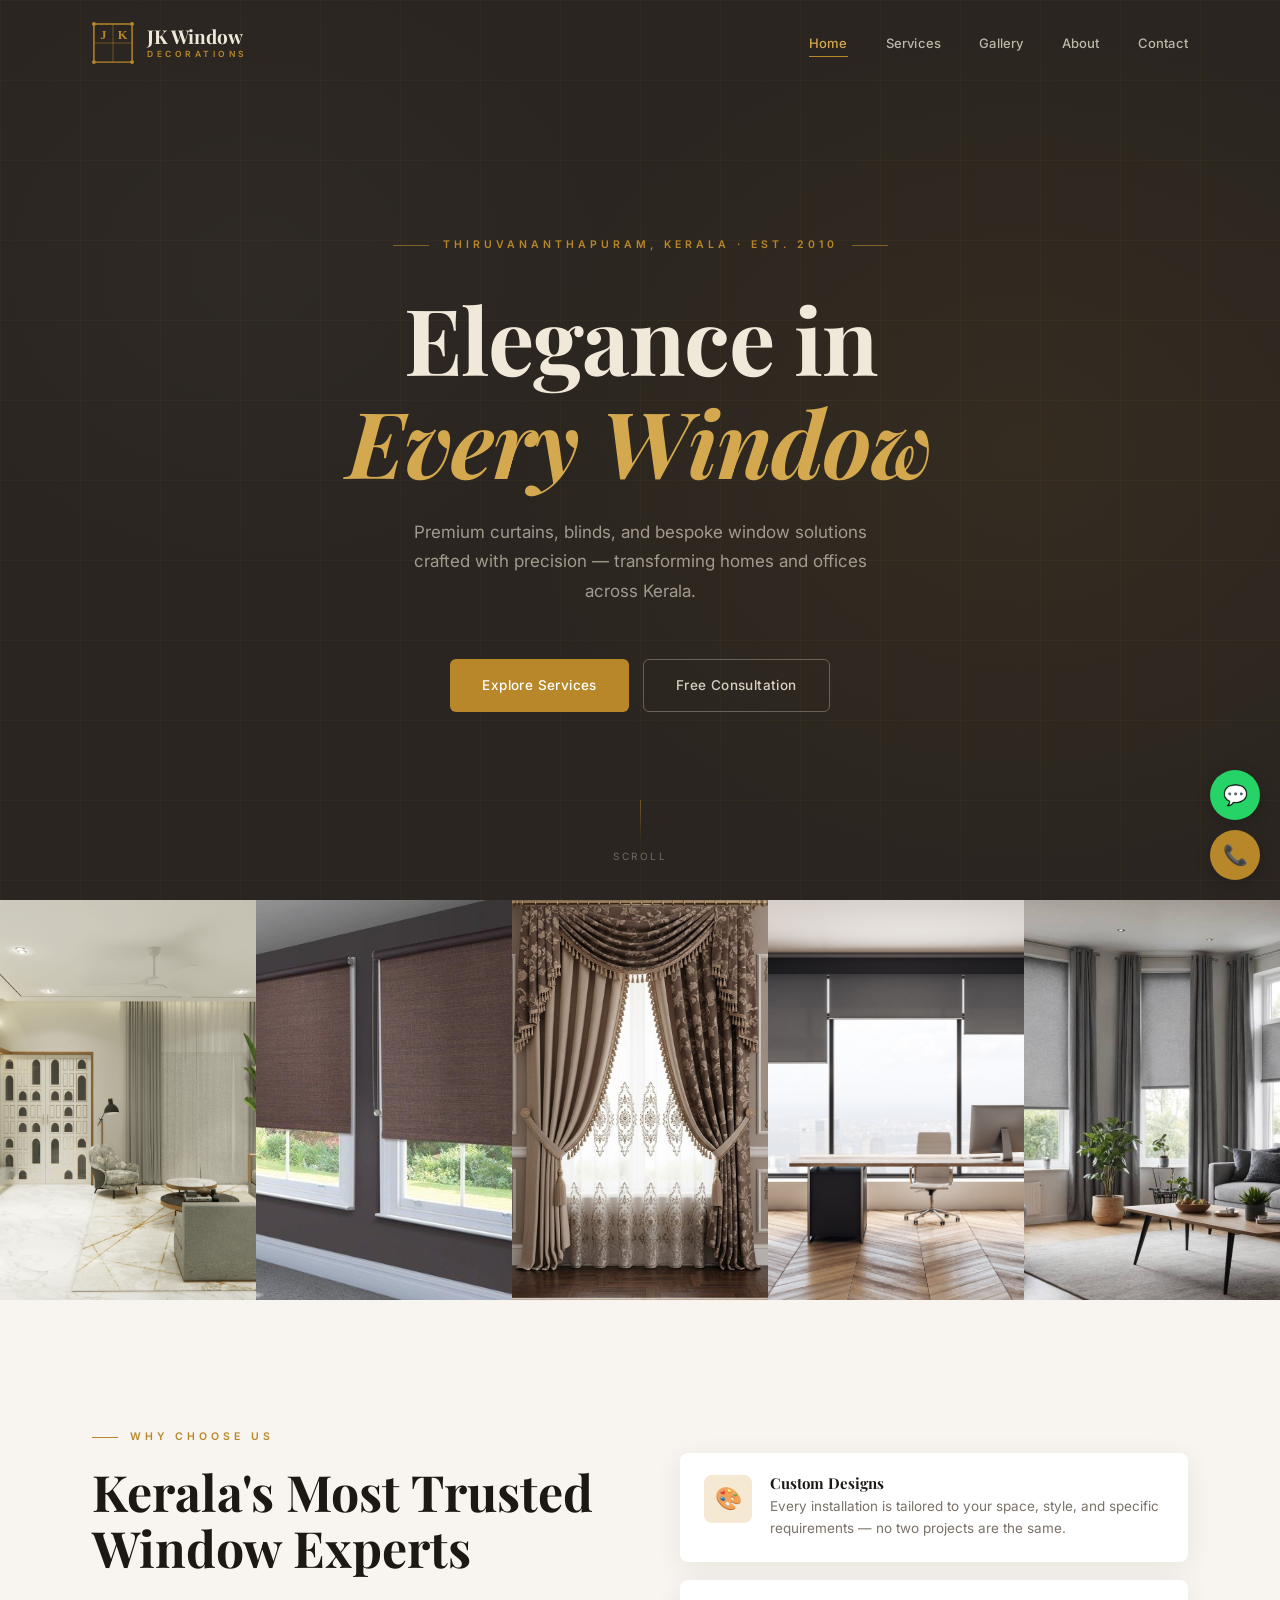
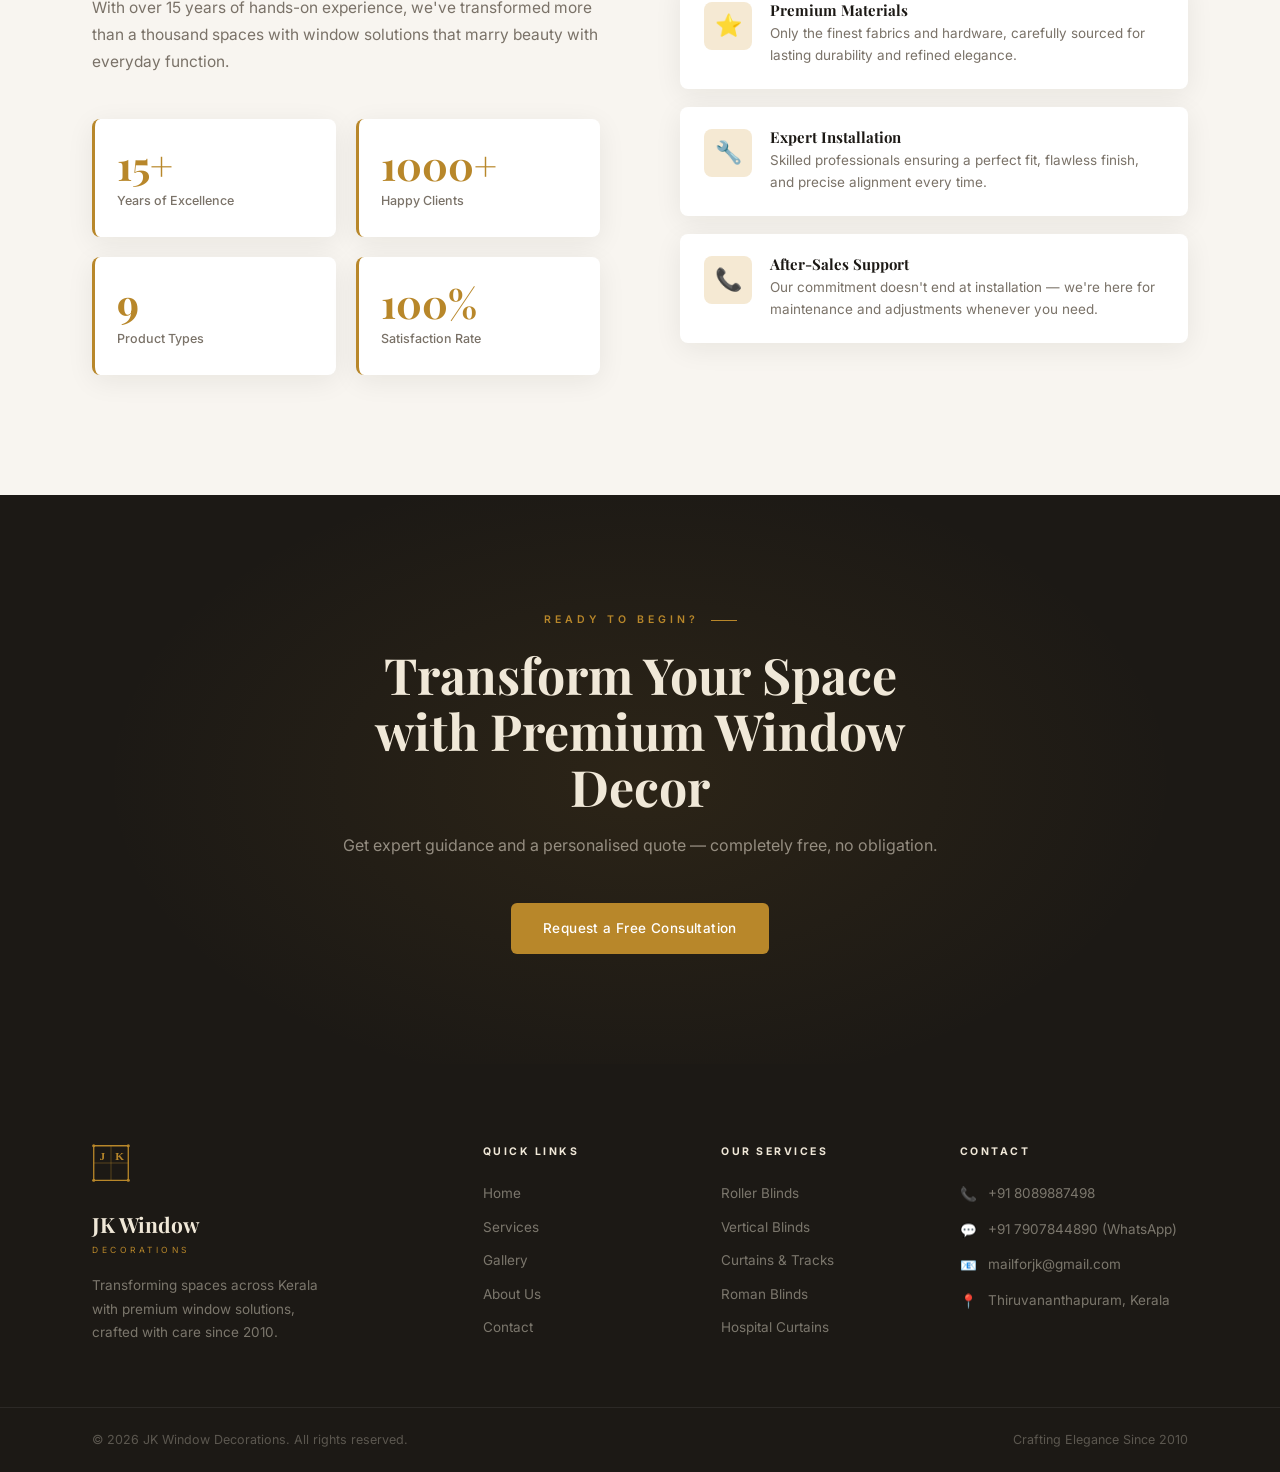
<file: index.html>
<!DOCTYPE html>
<html lang="en">
<head>
  <meta charset="UTF-8">
  <meta name="viewport" content="width=device-width, initial-scale=1.0">
  <meta name="description" content="JK Window Decorations – Premium curtains, blinds, and window solutions in Thiruvananthapuram, Kerala. Serving homes and offices since 2010.">
  <title>JK Window Decorations | Premium Window Solutions Since 2010</title>
  <link rel="icon" type="image/svg+xml" href="data:image/svg+xml,%3Csvg xmlns='http://www.w3.org/2000/svg' viewBox='0 0 44 44' fill='none'%3E%3Crect x='2' y='2' width='40' height='40' rx='1' stroke='%23b8872a' stroke-width='2'/%3E%3Cline x1='2' y1='22' x2='42' y2='22' stroke='%23b8872a' stroke-width='1.5'/%3E%3Cline x1='22' y1='2' x2='22' y2='42' stroke='%23b8872a' stroke-width='1.5'/%3E%3Ctext x='12' y='19' font-family='serif' font-size='14' font-weight='700' fill='%23b8872a' text-anchor='middle'%3EJ%3C/text%3E%3Ctext x='32' y='19' font-family='serif' font-size='14' font-weight='700' fill='%23b8872a' text-anchor='middle'%3EK%3C/text%3E%3C/svg%3E">
  <link href="https://fonts.googleapis.com/css2?family=Playfair+Display:ital,wght@0,400;0,600;0,700;1,400&family=Inter:wght@300;400;500;600&display=swap" rel="stylesheet">
  <link rel="stylesheet" href="assets/css/style.css">
</head>
<body data-page="home">

<!-- ═══════════════ HEADER ═══════════════ -->
<header class="site-header" id="site-header">
  <div class="header-inner">
    <a href="index.html" class="logo-wrap" aria-label="JK Window Decorations – Home">
      <svg class="logo-icon" xmlns="http://www.w3.org/2000/svg" viewBox="0 0 44 44" width="42" height="42" fill="none" aria-hidden="true">
        <rect x="2" y="2" width="40" height="40" rx="1" stroke="#b8872a" stroke-width="1.5"/>
        <line x1="2"  y1="22" x2="42" y2="22" stroke="#b8872a" stroke-width="0.9" opacity="0.55"/>
        <line x1="22" y1="2"  x2="22" y2="42" stroke="#b8872a" stroke-width="0.9" opacity="0.55"/>
        <text x="12" y="18" font-family="Georgia,serif" font-size="13" font-weight="700" fill="#b8872a" text-anchor="middle">J</text>
        <text x="32" y="18" font-family="Georgia,serif" font-size="13" font-weight="700" fill="#b8872a" text-anchor="middle">K</text>
        <circle cx="2"  cy="2"  r="2" fill="#b8872a"/>
        <circle cx="42" cy="2"  r="2" fill="#b8872a"/>
        <circle cx="2"  cy="42" r="2" fill="#b8872a"/>
        <circle cx="42" cy="42" r="2" fill="#b8872a"/>
      </svg>
      <div class="logo-text">
        <span class="brand-name">JK Window</span>
        <span class="brand-sub">Decorations</span>
      </div>
    </a>

    <button class="nav-toggle" aria-label="Toggle navigation" aria-expanded="false">
      <svg width="22" height="22" viewBox="0 0 24 24" fill="none" stroke="currentColor" stroke-width="2" stroke-linecap="round">
        <line x1="3" y1="6"  x2="21" y2="6"/>
        <line x1="3" y1="12" x2="21" y2="12"/>
        <line x1="3" y1="18" x2="21" y2="18"/>
      </svg>
    </button>

    <nav class="site-nav" aria-label="Main navigation">
      <a href="index.html"    class="active">Home</a>
      <a href="services.html">Services</a>
      <a href="gallery.html">Gallery</a>
      <a href="about.html">About</a>
      <a href="contact.html">Contact</a>
    </nav>
  </div>
</header>

<!-- ═══════════════ HERO ═══════════════ -->
<main class="page-content">
<section class="hero">
  <div class="hero-content fade-up">
    <div class="hero-eyebrow" id="hero-eyebrow">Thiruvananthapuram, Kerala &nbsp;·&nbsp; Est. 2010</div>
    <h1 id="hero-title">Elegance in<br><em>Every Window</em></h1>
    <p class="hero-sub" id="hero-sub">Premium curtains, blinds, and bespoke window solutions crafted with precision — transforming homes and offices across Kerala.</p>
    <div class="hero-actions">
      <a href="services.html" class="btn btn-primary">Explore Services</a>
      <a href="contact.html"  class="btn btn-outline">Free Consultation</a>
    </div>
  </div>
  <div class="scroll-hint" aria-hidden="true">
    <div class="scroll-hint-line"></div>
    <span>Scroll</span>
  </div>
</section>

<!-- ═══════════════ IMAGE SHOWCASE ═══════════════ -->
<section class="showcase" aria-label="Our work showcase">
  <div class="showcase-grid" id="showcase-grid">
    <div class="showcase-item">
      <img src="assets/images/gallery1.png" alt="Elegant living room curtains" loading="lazy">
      <div class="showcase-caption">Living Rooms</div>
    </div>
    <div class="showcase-item">
      <img src="assets/images/gallery2.jpg" alt="Modern blinds installation" loading="lazy">
      <div class="showcase-caption">Modern Blinds</div>
    </div>
    <div class="showcase-item">
      <img src="assets/images/gallery3.jpg" alt="Luxury curtain installation" loading="lazy">
      <div class="showcase-caption">Luxury Curtains</div>
    </div>
    <div class="showcase-item">
      <img src="assets/images/gallery4.jpg" alt="Office window solutions" loading="lazy">
      <div class="showcase-caption">Office Spaces</div>
    </div>
    <div class="showcase-item">
      <img src="assets/images/gallery5.jpg" alt="Premium window finishes" loading="lazy">
      <div class="showcase-caption">Premium Finishes</div>
    </div>
  </div>
</section>

<!-- ═══════════════ WHY US ═══════════════ -->
<section class="why-us section">
  <div class="container">
    <div class="why-inner">

      <div class="why-left">
        <div class="fade-up">
          <span class="section-label">Why Choose Us</span>
          <h2 class="section-title" id="why-title">Kerala's Most Trusted Window Experts</h2>
          <p class="section-desc" id="why-desc">With over 15 years of hands-on experience, we've transformed more than a thousand spaces with window solutions that marry beauty with everyday function.</p>
        </div>
        <div class="why-stats stagger" id="stats-grid" style="margin-top:40px">
          <div class="stat-box">
            <div class="num">15+</div>
            <div class="lbl">Years of Excellence</div>
          </div>
          <div class="stat-box">
            <div class="num">1000+</div>
            <div class="lbl">Happy Clients</div>
          </div>
          <div class="stat-box">
            <div class="num">9</div>
            <div class="lbl">Product Types</div>
          </div>
          <div class="stat-box">
            <div class="num">100%</div>
            <div class="lbl">Satisfaction Rate</div>
          </div>
        </div>
      </div>

      <div class="why-right stagger" id="features-grid">
        <div class="feature-row">
          <div class="feature-icon" aria-hidden="true">🎨</div>
          <div class="feature-text">
            <h4>Custom Designs</h4>
            <p>Every installation is tailored to your space, style, and specific requirements — no two projects are the same.</p>
          </div>
        </div>
        <div class="feature-row">
          <div class="feature-icon" aria-hidden="true">⭐</div>
          <div class="feature-text">
            <h4>Premium Materials</h4>
            <p>Only the finest fabrics and hardware, carefully sourced for lasting durability and refined elegance.</p>
          </div>
        </div>
        <div class="feature-row">
          <div class="feature-icon" aria-hidden="true">🔧</div>
          <div class="feature-text">
            <h4>Expert Installation</h4>
            <p>Skilled professionals ensuring a perfect fit, flawless finish, and precise alignment every time.</p>
          </div>
        </div>
        <div class="feature-row">
          <div class="feature-icon" aria-hidden="true">📞</div>
          <div class="feature-text">
            <h4>After-Sales Support</h4>
            <p>Our commitment doesn't end at installation — we're here for maintenance and adjustments whenever you need.</p>
          </div>
        </div>
      </div>

    </div>
  </div>
</section>

<!-- ═══════════════ CTA BANNER ═══════════════ -->
<section class="cta-banner">
  <div class="container">
    <div class="fade-up">
      <span class="section-label">Ready to Begin?</span>
      <h2 class="section-title" id="cta-title" style="max-width:620px;margin:0 auto 18px">Transform Your Space with Premium Window Decor</h2>
      <p id="cta-desc">Get expert guidance and a personalised quote — completely free, no obligation.</p>
      <a href="contact.html" class="btn btn-primary">Request a Free Consultation</a>
    </div>
  </div>
</section>
</main>

<!-- ═══════════════ FOOTER ═══════════════ -->
<footer class="site-footer">
  <div class="footer-main">
    <div class="container">
      <div class="footer-grid">
        <div>
          <div class="footer-logo-area">
            <svg xmlns="http://www.w3.org/2000/svg" viewBox="0 0 44 44" width="38" height="38" fill="none" aria-hidden="true">
              <rect x="2" y="2" width="40" height="40" rx="1" stroke="#b8872a" stroke-width="1.5"/>
              <line x1="2"  y1="22" x2="42" y2="22" stroke="#b8872a" stroke-width="0.9" opacity="0.5"/>
              <line x1="22" y1="2"  x2="22" y2="42" stroke="#b8872a" stroke-width="0.9" opacity="0.5"/>
              <text x="12" y="18" font-family="Georgia,serif" font-size="13" font-weight="700" fill="#b8872a" text-anchor="middle">J</text>
              <text x="32" y="18" font-family="Georgia,serif" font-size="13" font-weight="700" fill="#b8872a" text-anchor="middle">K</text>
              <circle cx="2"  cy="2"  r="1.8" fill="#b8872a"/>
              <circle cx="42" cy="2"  r="1.8" fill="#b8872a"/>
              <circle cx="2"  cy="42" r="1.8" fill="#b8872a"/>
              <circle cx="42" cy="42" r="1.8" fill="#b8872a"/>
            </svg>
          </div>
          <span class="footer-brand-name">JK Window</span>
          <span class="footer-brand-sub">Decorations</span>
          <p class="footer-brand-desc">Transforming spaces across Kerala with premium window solutions, crafted with care since 2010.</p>
        </div>

        <div class="footer-col">
          <h5>Quick Links</h5>
          <a href="index.html">Home</a>
          <a href="services.html">Services</a>
          <a href="gallery.html">Gallery</a>
          <a href="about.html">About Us</a>
          <a href="contact.html">Contact</a>
        </div>

        <div class="footer-col">
          <h5>Our Services</h5>
          <a href="services.html">Roller Blinds</a>
          <a href="services.html">Vertical Blinds</a>
          <a href="services.html">Curtains &amp; Tracks</a>
          <a href="services.html">Roman Blinds</a>
          <a href="services.html">Hospital Curtains</a>
        </div>

        <div class="footer-col">
          <h5>Contact</h5>
          <div class="footer-contact-item">
            <span class="ico">📞</span>
            <span data-cms="phone">+91 8089887498</span>
          </div>
          <div class="footer-contact-item">
            <span class="ico">💬</span>
            <span data-cms="whatsapp">+91 7907844890 (WhatsApp)</span>
          </div>
          <div class="footer-contact-item">
            <span class="ico">📧</span>
            <span data-cms="email">mailforjk@gmail.com</span>
          </div>
          <div class="footer-contact-item">
            <span class="ico">📍</span>
            <span data-cms="location">Thiruvananthapuram, Kerala</span>
          </div>
        </div>
      </div>
    </div>
  </div>
  <div class="footer-bottom">
    <div class="footer-bottom-inner">
      <span>© <span class="js-year"></span> JK Window Decorations. All rights reserved.</span>
      <span>Crafting Elegance Since 2010</span>
    </div>
  </div>
</footer>

<!-- Floating Buttons -->
<div class="float-wrap">
  <a href="https://wa.me/917907844890" data-cms-href="whatsapp" class="float-btn float-wa" target="_blank" rel="noopener noreferrer" aria-label="Chat on WhatsApp">💬</a>
  <a href="tel:+917907844890"          data-cms-href="call"     class="float-btn float-call"                                          aria-label="Call us">📞</a>
</div>

<script src="assets/js/script.js"></script>
<script src="assets/js/cms-content.js"></script>
</body>
</html>
</file>
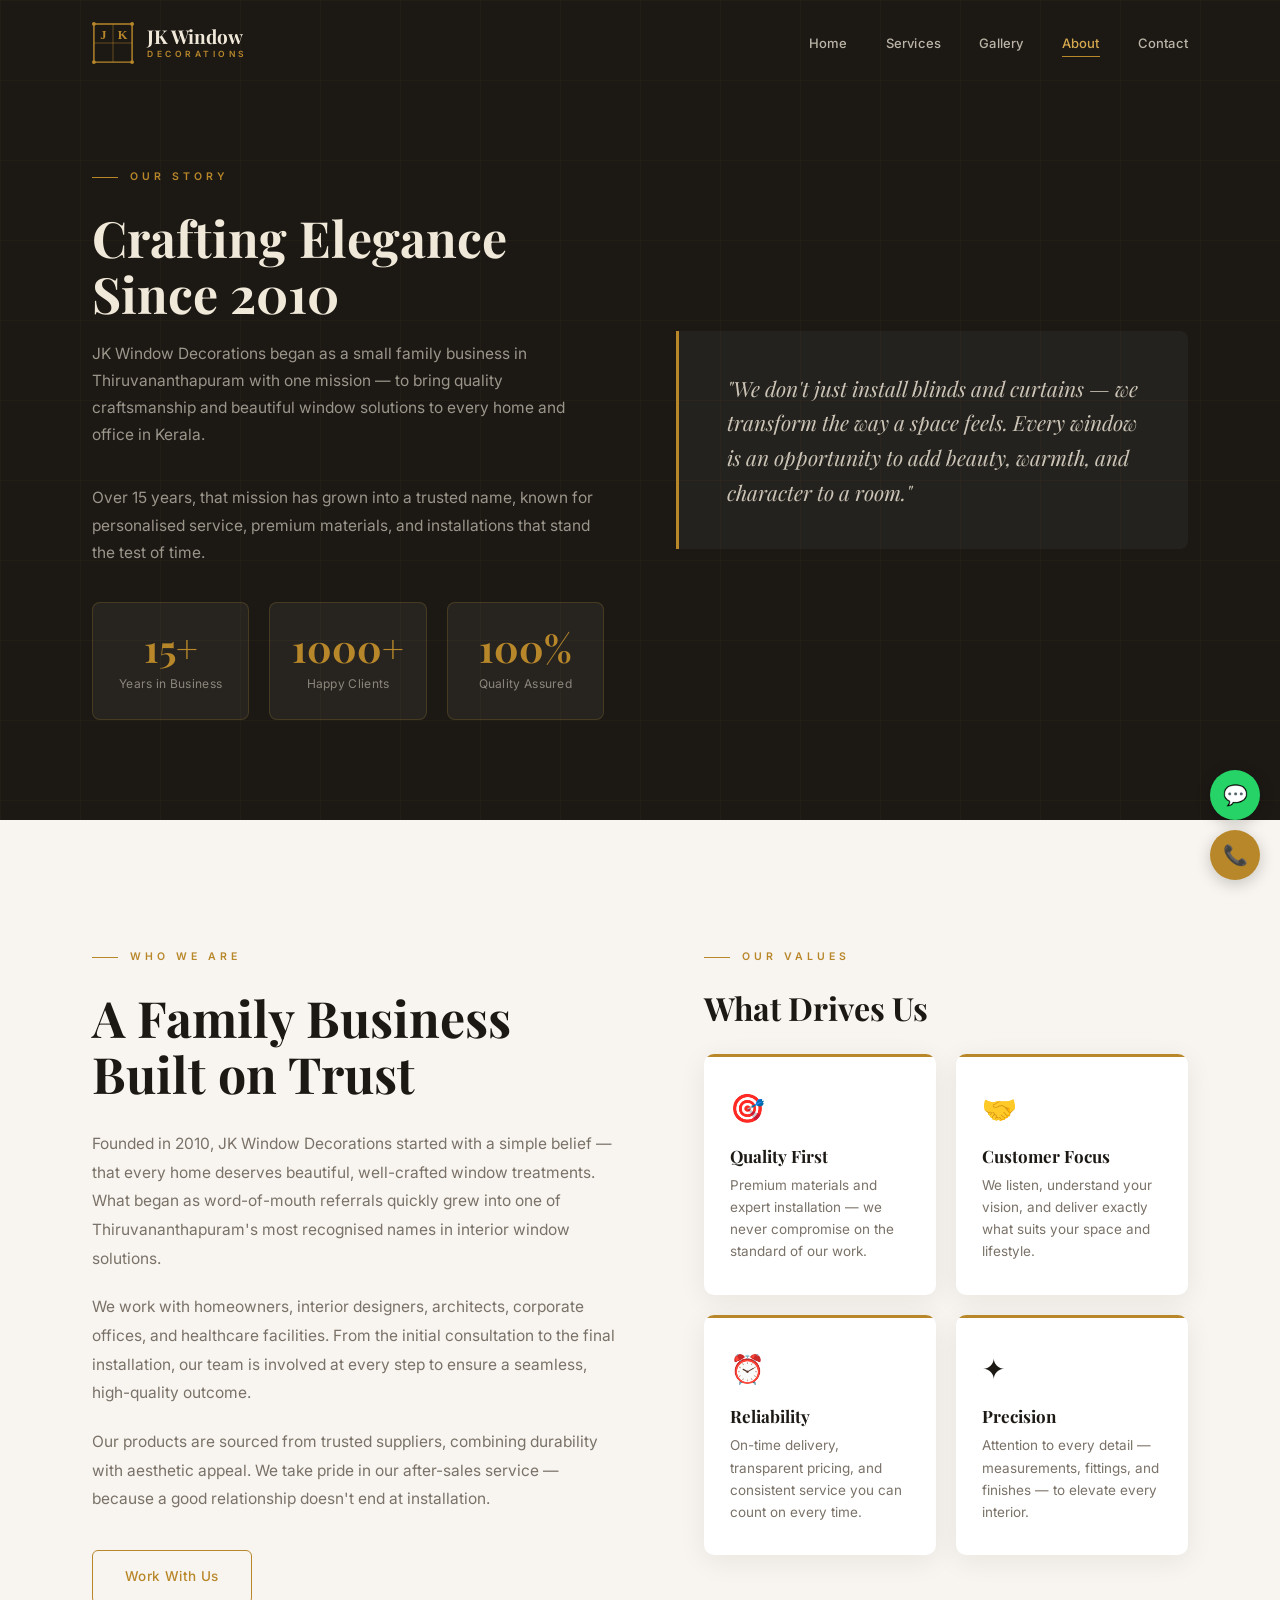
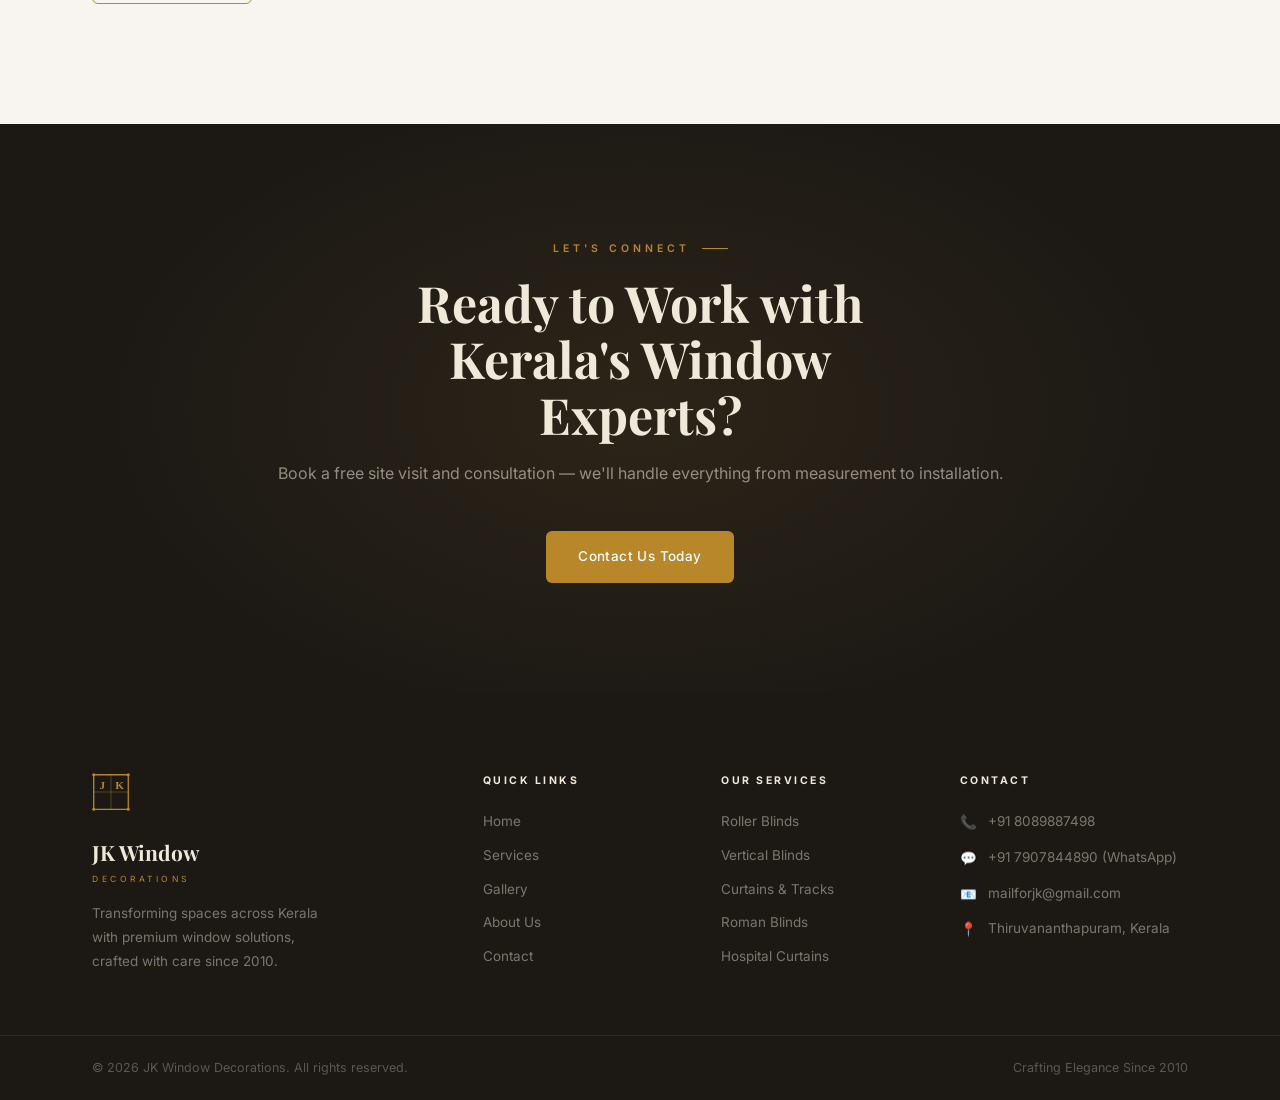
<file: about.html>
<!DOCTYPE html>
<html lang="en">
<head>
  <meta charset="UTF-8">
  <meta name="viewport" content="width=device-width, initial-scale=1.0">
  <meta name="description" content="Learn about JK Window Decorations – a trusted family business in Kerala crafting premium window solutions since 2010 with quality, precision, and care.">
  <title>About Us | JK Window Decorations</title>
  <link rel="icon" type="image/svg+xml" href="data:image/svg+xml,%3Csvg xmlns='http://www.w3.org/2000/svg' viewBox='0 0 44 44' fill='none'%3E%3Crect x='2' y='2' width='40' height='40' rx='1' stroke='%23b8872a' stroke-width='2'/%3E%3Cline x1='2' y1='22' x2='42' y2='22' stroke='%23b8872a' stroke-width='1.5'/%3E%3Cline x1='22' y1='2' x2='22' y2='42' stroke='%23b8872a' stroke-width='1.5'/%3E%3Ctext x='12' y='19' font-family='serif' font-size='14' font-weight='700' fill='%23b8872a' text-anchor='middle'%3EJ%3C/text%3E%3Ctext x='32' y='19' font-family='serif' font-size='14' font-weight='700' fill='%23b8872a' text-anchor='middle'%3EK%3C/text%3E%3C/svg%3E">
  <link href="https://fonts.googleapis.com/css2?family=Playfair+Display:ital,wght@0,400;0,600;0,700;1,400&family=Inter:wght@300;400;500;600&display=swap" rel="stylesheet">
  <link rel="stylesheet" href="assets/css/style.css">
</head>
<body data-page="about">

<!-- ═══════════════ HEADER ═══════════════ -->
<header class="site-header" id="site-header">
  <div class="header-inner">
    <a href="index.html" class="logo-wrap" aria-label="JK Window Decorations – Home">
      <svg class="logo-icon" xmlns="http://www.w3.org/2000/svg" viewBox="0 0 44 44" width="42" height="42" fill="none" aria-hidden="true">
        <rect x="2" y="2" width="40" height="40" rx="1" stroke="#b8872a" stroke-width="1.5"/>
        <line x1="2"  y1="22" x2="42" y2="22" stroke="#b8872a" stroke-width="0.9" opacity="0.55"/>
        <line x1="22" y1="2"  x2="22" y2="42" stroke="#b8872a" stroke-width="0.9" opacity="0.55"/>
        <text x="12" y="18" font-family="Georgia,serif" font-size="13" font-weight="700" fill="#b8872a" text-anchor="middle">J</text>
        <text x="32" y="18" font-family="Georgia,serif" font-size="13" font-weight="700" fill="#b8872a" text-anchor="middle">K</text>
        <circle cx="2"  cy="2"  r="2" fill="#b8872a"/>
        <circle cx="42" cy="2"  r="2" fill="#b8872a"/>
        <circle cx="2"  cy="42" r="2" fill="#b8872a"/>
        <circle cx="42" cy="42" r="2" fill="#b8872a"/>
      </svg>
      <div class="logo-text">
        <span class="brand-name">JK Window</span>
        <span class="brand-sub">Decorations</span>
      </div>
    </a>

    <button class="nav-toggle" aria-label="Toggle navigation" aria-expanded="false">
      <svg width="22" height="22" viewBox="0 0 24 24" fill="none" stroke="currentColor" stroke-width="2" stroke-linecap="round">
        <line x1="3" y1="6"  x2="21" y2="6"/>
        <line x1="3" y1="12" x2="21" y2="12"/>
        <line x1="3" y1="18" x2="21" y2="18"/>
      </svg>
    </button>

    <nav class="site-nav" aria-label="Main navigation">
      <a href="index.html">Home</a>
      <a href="services.html">Services</a>
      <a href="gallery.html">Gallery</a>
      <a href="about.html" class="active">About</a>
      <a href="contact.html">Contact</a>
    </nav>
  </div>
</header>

<main class="page-content">

<!-- ═══════════════ ABOUT HERO ═══════════════ -->
<section class="about-hero-section">
  <div class="container">
    <div class="about-intro-grid">

      <div class="fade-up">
        <span class="section-label">Our Story</span>
        <h1 class="section-title" style="margin-top:6px">Crafting Elegance<br>Since 2010</h1>
        <p class="section-desc">JK Window Decorations began as a small family business in Thiruvananthapuram with one mission — to bring quality craftsmanship and beautiful window solutions to every home and office in Kerala.</p>
        <p class="section-desc" style="margin-top:14px">Over 15 years, that mission has grown into a trusted name, known for personalised service, premium materials, and installations that stand the test of time.</p>
        <div class="about-badges" style="margin-top:36px">
          <div class="about-badge">
            <div class="ab-num">15+</div>
            <div class="ab-lbl">Years in Business</div>
          </div>
          <div class="about-badge">
            <div class="ab-num">1000+</div>
            <div class="ab-lbl">Happy Clients</div>
          </div>
          <div class="about-badge">
            <div class="ab-num">100%</div>
            <div class="ab-lbl">Quality Assured</div>
          </div>
        </div>
      </div>

      <div class="fade-up" style="transition-delay:0.15s">
        <blockquote class="about-quote">
          "We don't just install blinds and curtains — we transform the way a space feels. Every window is an opportunity to add beauty, warmth, and character to a room."
        </blockquote>
      </div>

    </div>
  </div>
</section>

<!-- ═══════════════ STORY & VALUES ═══════════════ -->
<section class="about-story section">
  <div class="container">
    <div class="about-story-inner">

      <div class="fade-up">
        <span class="section-label">Who We Are</span>
        <h2 class="section-title" style="margin-top:6px">A Family Business Built on Trust</h2>
        <div class="about-story-body" style="margin-top:28px">
          <p>Founded in 2010, JK Window Decorations started with a simple belief — that every home deserves beautiful, well-crafted window treatments. What began as word-of-mouth referrals quickly grew into one of Thiruvananthapuram's most recognised names in interior window solutions.</p>
          <p>We work with homeowners, interior designers, architects, corporate offices, and healthcare facilities. From the initial consultation to the final installation, our team is involved at every step to ensure a seamless, high-quality outcome.</p>
          <p>Our products are sourced from trusted suppliers, combining durability with aesthetic appeal. We take pride in our after-sales service — because a good relationship doesn't end at installation.</p>
        </div>
        <div style="margin-top:36px">
          <a href="contact.html" class="btn btn-outline-dark">Work With Us</a>
        </div>
      </div>

      <div>
        <div class="fade-up" style="margin-bottom:28px">
          <span class="section-label">Our Values</span>
          <h2 class="section-title" style="margin-top:6px;font-size:32px">What Drives Us</h2>
        </div>
        <div class="values-grid stagger">
          <div class="value-card">
            <div class="value-icon" aria-hidden="true">🎯</div>
            <h4>Quality First</h4>
            <p>Premium materials and expert installation — we never compromise on the standard of our work.</p>
          </div>
          <div class="value-card">
            <div class="value-icon" aria-hidden="true">🤝</div>
            <h4>Customer Focus</h4>
            <p>We listen, understand your vision, and deliver exactly what suits your space and lifestyle.</p>
          </div>
          <div class="value-card">
            <div class="value-icon" aria-hidden="true">⏰</div>
            <h4>Reliability</h4>
            <p>On-time delivery, transparent pricing, and consistent service you can count on every time.</p>
          </div>
          <div class="value-card">
            <div class="value-icon" aria-hidden="true">✦</div>
            <h4>Precision</h4>
            <p>Attention to every detail — measurements, fittings, and finishes — to elevate every interior.</p>
          </div>
        </div>
      </div>

    </div>
  </div>
</section>

<!-- ═══════════════ CTA ═══════════════ -->
<section class="cta-banner">
  <div class="container">
    <div class="fade-up">
      <span class="section-label">Let's Connect</span>
      <h2 class="section-title" style="max-width:560px;margin:0 auto 18px">Ready to Work with Kerala's Window Experts?</h2>
      <p>Book a free site visit and consultation — we'll handle everything from measurement to installation.</p>
      <a href="contact.html" class="btn btn-primary">Contact Us Today</a>
    </div>
  </div>
</section>

</main>

<!-- ═══════════════ FOOTER ═══════════════ -->
<footer class="site-footer">
  <div class="footer-main">
    <div class="container">
      <div class="footer-grid">
        <div>
          <div class="footer-logo-area">
            <svg xmlns="http://www.w3.org/2000/svg" viewBox="0 0 44 44" width="38" height="38" fill="none" aria-hidden="true">
              <rect x="2" y="2" width="40" height="40" rx="1" stroke="#b8872a" stroke-width="1.5"/>
              <line x1="2"  y1="22" x2="42" y2="22" stroke="#b8872a" stroke-width="0.9" opacity="0.5"/>
              <line x1="22" y1="2"  x2="22" y2="42" stroke="#b8872a" stroke-width="0.9" opacity="0.5"/>
              <text x="12" y="18" font-family="Georgia,serif" font-size="13" font-weight="700" fill="#b8872a" text-anchor="middle">J</text>
              <text x="32" y="18" font-family="Georgia,serif" font-size="13" font-weight="700" fill="#b8872a" text-anchor="middle">K</text>
              <circle cx="2"  cy="2"  r="1.8" fill="#b8872a"/>
              <circle cx="42" cy="2"  r="1.8" fill="#b8872a"/>
              <circle cx="2"  cy="42" r="1.8" fill="#b8872a"/>
              <circle cx="42" cy="42" r="1.8" fill="#b8872a"/>
            </svg>
          </div>
          <span class="footer-brand-name">JK Window</span>
          <span class="footer-brand-sub">Decorations</span>
          <p class="footer-brand-desc">Transforming spaces across Kerala with premium window solutions, crafted with care since 2010.</p>
        </div>
        <div class="footer-col">
          <h5>Quick Links</h5>
          <a href="index.html">Home</a>
          <a href="services.html">Services</a>
          <a href="gallery.html">Gallery</a>
          <a href="about.html">About Us</a>
          <a href="contact.html">Contact</a>
        </div>
        <div class="footer-col">
          <h5>Our Services</h5>
          <a href="services.html">Roller Blinds</a>
          <a href="services.html">Vertical Blinds</a>
          <a href="services.html">Curtains &amp; Tracks</a>
          <a href="services.html">Roman Blinds</a>
          <a href="services.html">Hospital Curtains</a>
        </div>
        <div class="footer-col">
          <h5>Contact</h5>
          <div class="footer-contact-item"><span class="ico">📞</span><span data-cms="phone">+91 8089887498</span></div>
          <div class="footer-contact-item"><span class="ico">💬</span><span data-cms="whatsapp">+91 7907844890 (WhatsApp)</span></div>
          <div class="footer-contact-item"><span class="ico">📧</span><span data-cms="email">mailforjk@gmail.com</span></div>
          <div class="footer-contact-item"><span class="ico">📍</span><span data-cms="location">Thiruvananthapuram, Kerala</span></div>
        </div>
      </div>
    </div>
  </div>
  <div class="footer-bottom">
    <div class="footer-bottom-inner">
      <span>© <span class="js-year"></span> JK Window Decorations. All rights reserved.</span>
      <span>Crafting Elegance Since 2010</span>
    </div>
  </div>
</footer>

<div class="float-wrap">
  <a href="https://wa.me/917907844890" data-cms-href="whatsapp" class="float-btn float-wa" target="_blank" rel="noopener noreferrer" aria-label="Chat on WhatsApp">💬</a>
  <a href="tel:+917907844890"          data-cms-href="call"     class="float-btn float-call"                                          aria-label="Call us">📞</a>
</div>

<script src="assets/js/script.js"></script>
<script src="assets/js/cms-content.js"></script>
</body>
</html>
</file>
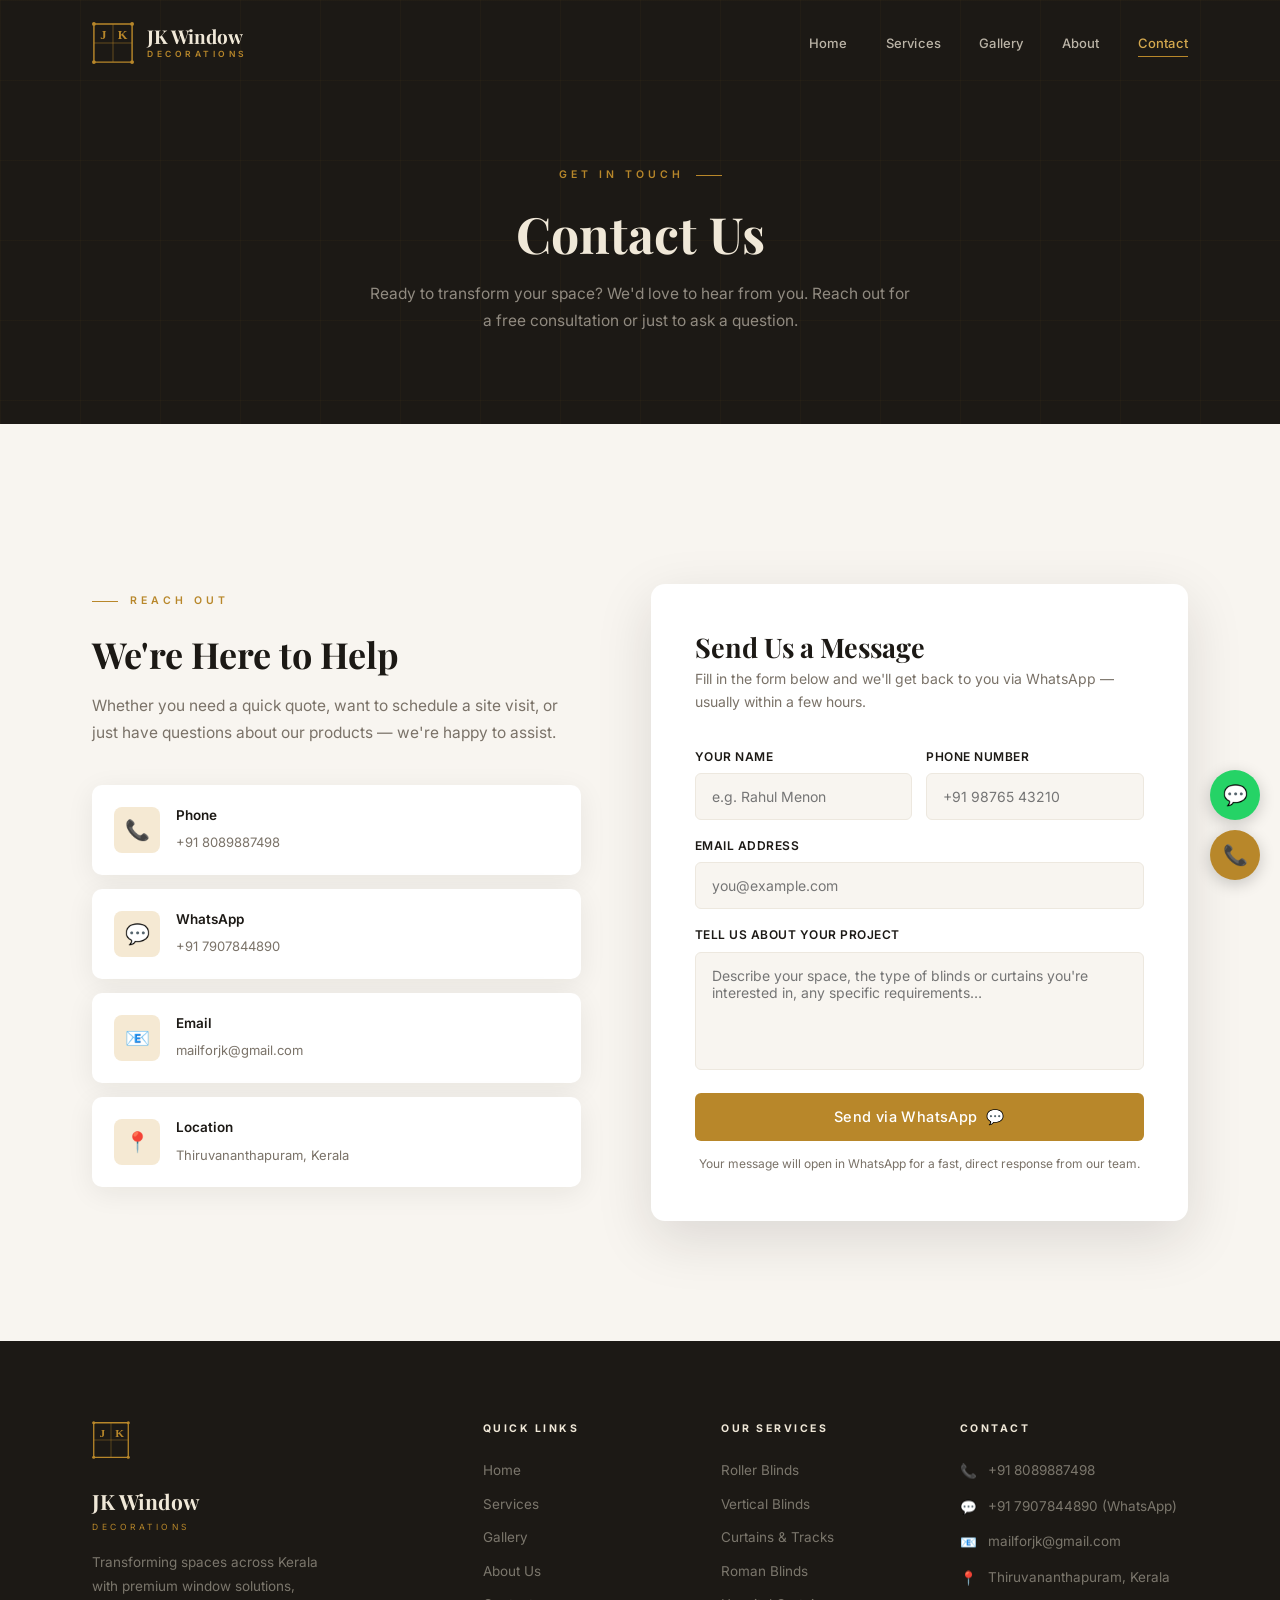
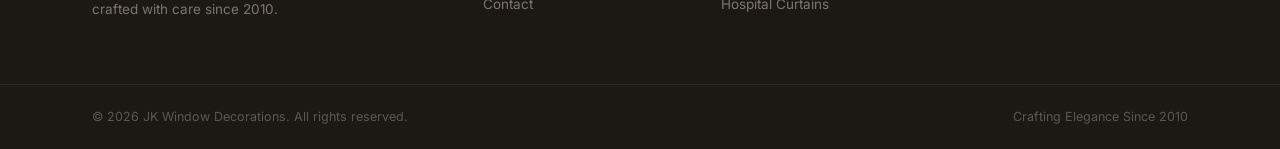
<file: contact.html>
<!DOCTYPE html>
<html lang="en">
<head>
  <meta charset="UTF-8">
  <meta name="viewport" content="width=device-width, initial-scale=1.0">
  <meta name="description" content="Contact JK Window Decorations in Thiruvananthapuram, Kerala. Call, WhatsApp, or send a message for a free consultation on curtains, blinds, and window solutions.">
  <title>Contact Us | JK Window Decorations</title>
  <link rel="icon" type="image/svg+xml" href="data:image/svg+xml,%3Csvg xmlns='http://www.w3.org/2000/svg' viewBox='0 0 44 44' fill='none'%3E%3Crect x='2' y='2' width='40' height='40' rx='1' stroke='%23b8872a' stroke-width='2'/%3E%3Cline x1='2' y1='22' x2='42' y2='22' stroke='%23b8872a' stroke-width='1.5'/%3E%3Cline x1='22' y1='2' x2='22' y2='42' stroke='%23b8872a' stroke-width='1.5'/%3E%3Ctext x='12' y='19' font-family='serif' font-size='14' font-weight='700' fill='%23b8872a' text-anchor='middle'%3EJ%3C/text%3E%3Ctext x='32' y='19' font-family='serif' font-size='14' font-weight='700' fill='%23b8872a' text-anchor='middle'%3EK%3C/text%3E%3C/svg%3E">
  <link href="https://fonts.googleapis.com/css2?family=Playfair+Display:ital,wght@0,400;0,600;0,700;1,400&family=Inter:wght@300;400;500;600&display=swap" rel="stylesheet">
  <link rel="stylesheet" href="assets/css/style.css">
</head>
<body data-page="contact">

<!-- ═══════════════ HEADER ═══════════════ -->
<header class="site-header" id="site-header">
  <div class="header-inner">
    <a href="index.html" class="logo-wrap" aria-label="JK Window Decorations – Home">
      <svg class="logo-icon" xmlns="http://www.w3.org/2000/svg" viewBox="0 0 44 44" width="42" height="42" fill="none" aria-hidden="true">
        <rect x="2" y="2" width="40" height="40" rx="1" stroke="#b8872a" stroke-width="1.5"/>
        <line x1="2"  y1="22" x2="42" y2="22" stroke="#b8872a" stroke-width="0.9" opacity="0.55"/>
        <line x1="22" y1="2"  x2="22" y2="42" stroke="#b8872a" stroke-width="0.9" opacity="0.55"/>
        <text x="12" y="18" font-family="Georgia,serif" font-size="13" font-weight="700" fill="#b8872a" text-anchor="middle">J</text>
        <text x="32" y="18" font-family="Georgia,serif" font-size="13" font-weight="700" fill="#b8872a" text-anchor="middle">K</text>
        <circle cx="2"  cy="2"  r="2" fill="#b8872a"/>
        <circle cx="42" cy="2"  r="2" fill="#b8872a"/>
        <circle cx="2"  cy="42" r="2" fill="#b8872a"/>
        <circle cx="42" cy="42" r="2" fill="#b8872a"/>
      </svg>
      <div class="logo-text">
        <span class="brand-name">JK Window</span>
        <span class="brand-sub">Decorations</span>
      </div>
    </a>

    <button class="nav-toggle" aria-label="Toggle navigation" aria-expanded="false">
      <svg width="22" height="22" viewBox="0 0 24 24" fill="none" stroke="currentColor" stroke-width="2" stroke-linecap="round">
        <line x1="3" y1="6"  x2="21" y2="6"/>
        <line x1="3" y1="12" x2="21" y2="12"/>
        <line x1="3" y1="18" x2="21" y2="18"/>
      </svg>
    </button>

    <nav class="site-nav" aria-label="Main navigation">
      <a href="index.html">Home</a>
      <a href="services.html">Services</a>
      <a href="gallery.html">Gallery</a>
      <a href="about.html">About</a>
      <a href="contact.html" class="active">Contact</a>
    </nav>
  </div>
</header>

<main class="page-content">

<!-- ═══════════════ PAGE HERO ═══════════════ -->
<section class="inner-hero">
  <div class="container">
    <span class="section-label">Get in Touch</span>
    <h1 class="section-title" style="margin-top:4px">Contact Us</h1>
    <p class="section-desc">Ready to transform your space? We'd love to hear from you. Reach out for a free consultation or just to ask a question.</p>
  </div>
</section>

<!-- ═══════════════ CONTACT SECTION ═══════════════ -->
<section class="contact-section">
  <div class="container">
    <div class="contact-grid">

      <!-- LEFT — Info -->
      <div class="contact-info fade-up">
        <span class="section-label">Reach Out</span>
        <h2 class="section-title" style="margin-top:6px;font-size:36px">We're Here to Help</h2>
        <p class="section-desc" style="margin-bottom:38px">
          Whether you need a quick quote, want to schedule a site visit, or just have questions about our products — we're happy to assist.
        </p>

        <div class="contact-cards" id="contact-cards">
          <div class="contact-card">
            <div class="cc-icon" aria-hidden="true">📞</div>
            <div class="cc-text">
              <strong>Phone</strong>
              <span>+91 8089887498</span>
            </div>
          </div>

          <div class="contact-card">
            <div class="cc-icon" aria-hidden="true">💬</div>
            <div class="cc-text">
              <strong>WhatsApp</strong>
              <span>+91 7907844890</span>
            </div>
          </div>

          <div class="contact-card">
            <div class="cc-icon" aria-hidden="true">📧</div>
            <div class="cc-text">
              <strong>Email</strong>
              <span>mailforjk@gmail.com</span>
            </div>
          </div>

          <div class="contact-card">
            <div class="cc-icon" aria-hidden="true">📍</div>
            <div class="cc-text">
              <strong>Location</strong>
              <span>Thiruvananthapuram, Kerala</span>
            </div>
          </div>
        </div>
      </div>

      <!-- RIGHT — Form -->
      <div class="contact-form-box fade-up" style="transition-delay:0.12s">
        <h3>Send Us a Message</h3>
        <p class="form-sub">Fill in the form below and we'll get back to you via WhatsApp — usually within a few hours.</p>

        <div class="form-row">
          <div class="form-group">
            <label for="name">Your Name</label>
            <input type="text" id="name" placeholder="e.g. Rahul Menon" autocomplete="name">
          </div>
          <div class="form-group">
            <label for="phone">Phone Number</label>
            <input type="tel" id="phone" placeholder="+91 98765 43210" autocomplete="tel">
          </div>
        </div>

        <div class="form-group">
          <label for="email">Email Address</label>
          <input type="email" id="email" placeholder="you@example.com" autocomplete="email">
        </div>

        <div class="form-group">
          <label for="message">Tell Us About Your Project</label>
          <textarea id="message" placeholder="Describe your space, the type of blinds or curtains you're interested in, any specific requirements…"></textarea>
        </div>

        <button onclick="sendWhatsApp()" class="btn btn-primary" style="width:100%;justify-content:center;font-size:14.5px">
          Send via WhatsApp &nbsp;💬
        </button>

        <p class="form-note">Your message will open in WhatsApp for a fast, direct response from our team.</p>
      </div>

    </div>
  </div>
</section>

</main>

<!-- ═══════════════ FOOTER ═══════════════ -->
<footer class="site-footer">
  <div class="footer-main">
    <div class="container">
      <div class="footer-grid">
        <div>
          <div class="footer-logo-area">
            <svg xmlns="http://www.w3.org/2000/svg" viewBox="0 0 44 44" width="38" height="38" fill="none" aria-hidden="true">
              <rect x="2" y="2" width="40" height="40" rx="1" stroke="#b8872a" stroke-width="1.5"/>
              <line x1="2"  y1="22" x2="42" y2="22" stroke="#b8872a" stroke-width="0.9" opacity="0.5"/>
              <line x1="22" y1="2"  x2="22" y2="42" stroke="#b8872a" stroke-width="0.9" opacity="0.5"/>
              <text x="12" y="18" font-family="Georgia,serif" font-size="13" font-weight="700" fill="#b8872a" text-anchor="middle">J</text>
              <text x="32" y="18" font-family="Georgia,serif" font-size="13" font-weight="700" fill="#b8872a" text-anchor="middle">K</text>
              <circle cx="2"  cy="2"  r="1.8" fill="#b8872a"/>
              <circle cx="42" cy="2"  r="1.8" fill="#b8872a"/>
              <circle cx="2"  cy="42" r="1.8" fill="#b8872a"/>
              <circle cx="42" cy="42" r="1.8" fill="#b8872a"/>
            </svg>
          </div>
          <span class="footer-brand-name">JK Window</span>
          <span class="footer-brand-sub">Decorations</span>
          <p class="footer-brand-desc">Transforming spaces across Kerala with premium window solutions, crafted with care since 2010.</p>
        </div>
        <div class="footer-col">
          <h5>Quick Links</h5>
          <a href="index.html">Home</a>
          <a href="services.html">Services</a>
          <a href="gallery.html">Gallery</a>
          <a href="about.html">About Us</a>
          <a href="contact.html">Contact</a>
        </div>
        <div class="footer-col">
          <h5>Our Services</h5>
          <a href="services.html">Roller Blinds</a>
          <a href="services.html">Vertical Blinds</a>
          <a href="services.html">Curtains &amp; Tracks</a>
          <a href="services.html">Roman Blinds</a>
          <a href="services.html">Hospital Curtains</a>
        </div>
        <div class="footer-col">
          <h5>Contact</h5>
          <div class="footer-contact-item"><span class="ico">📞</span><span data-cms="phone">+91 8089887498</span></div>
          <div class="footer-contact-item"><span class="ico">💬</span><span data-cms="whatsapp">+91 7907844890 (WhatsApp)</span></div>
          <div class="footer-contact-item"><span class="ico">📧</span><span data-cms="email">mailforjk@gmail.com</span></div>
          <div class="footer-contact-item"><span class="ico">📍</span><span data-cms="location">Thiruvananthapuram, Kerala</span></div>
        </div>
      </div>
    </div>
  </div>
  <div class="footer-bottom">
    <div class="footer-bottom-inner">
      <span>© <span class="js-year"></span> JK Window Decorations. All rights reserved.</span>
      <span>Crafting Elegance Since 2010</span>
    </div>
  </div>
</footer>

<div class="float-wrap">
  <a href="https://wa.me/917907844890" data-cms-href="whatsapp" class="float-btn float-wa" target="_blank" rel="noopener noreferrer" aria-label="Chat on WhatsApp">💬</a>
  <a href="tel:+917907844890"          data-cms-href="call"     class="float-btn float-call"                                          aria-label="Call us">📞</a>
</div>

<script src="assets/js/script.js"></script>
<script src="assets/js/cms-content.js"></script>
</body>
</html>
</file>
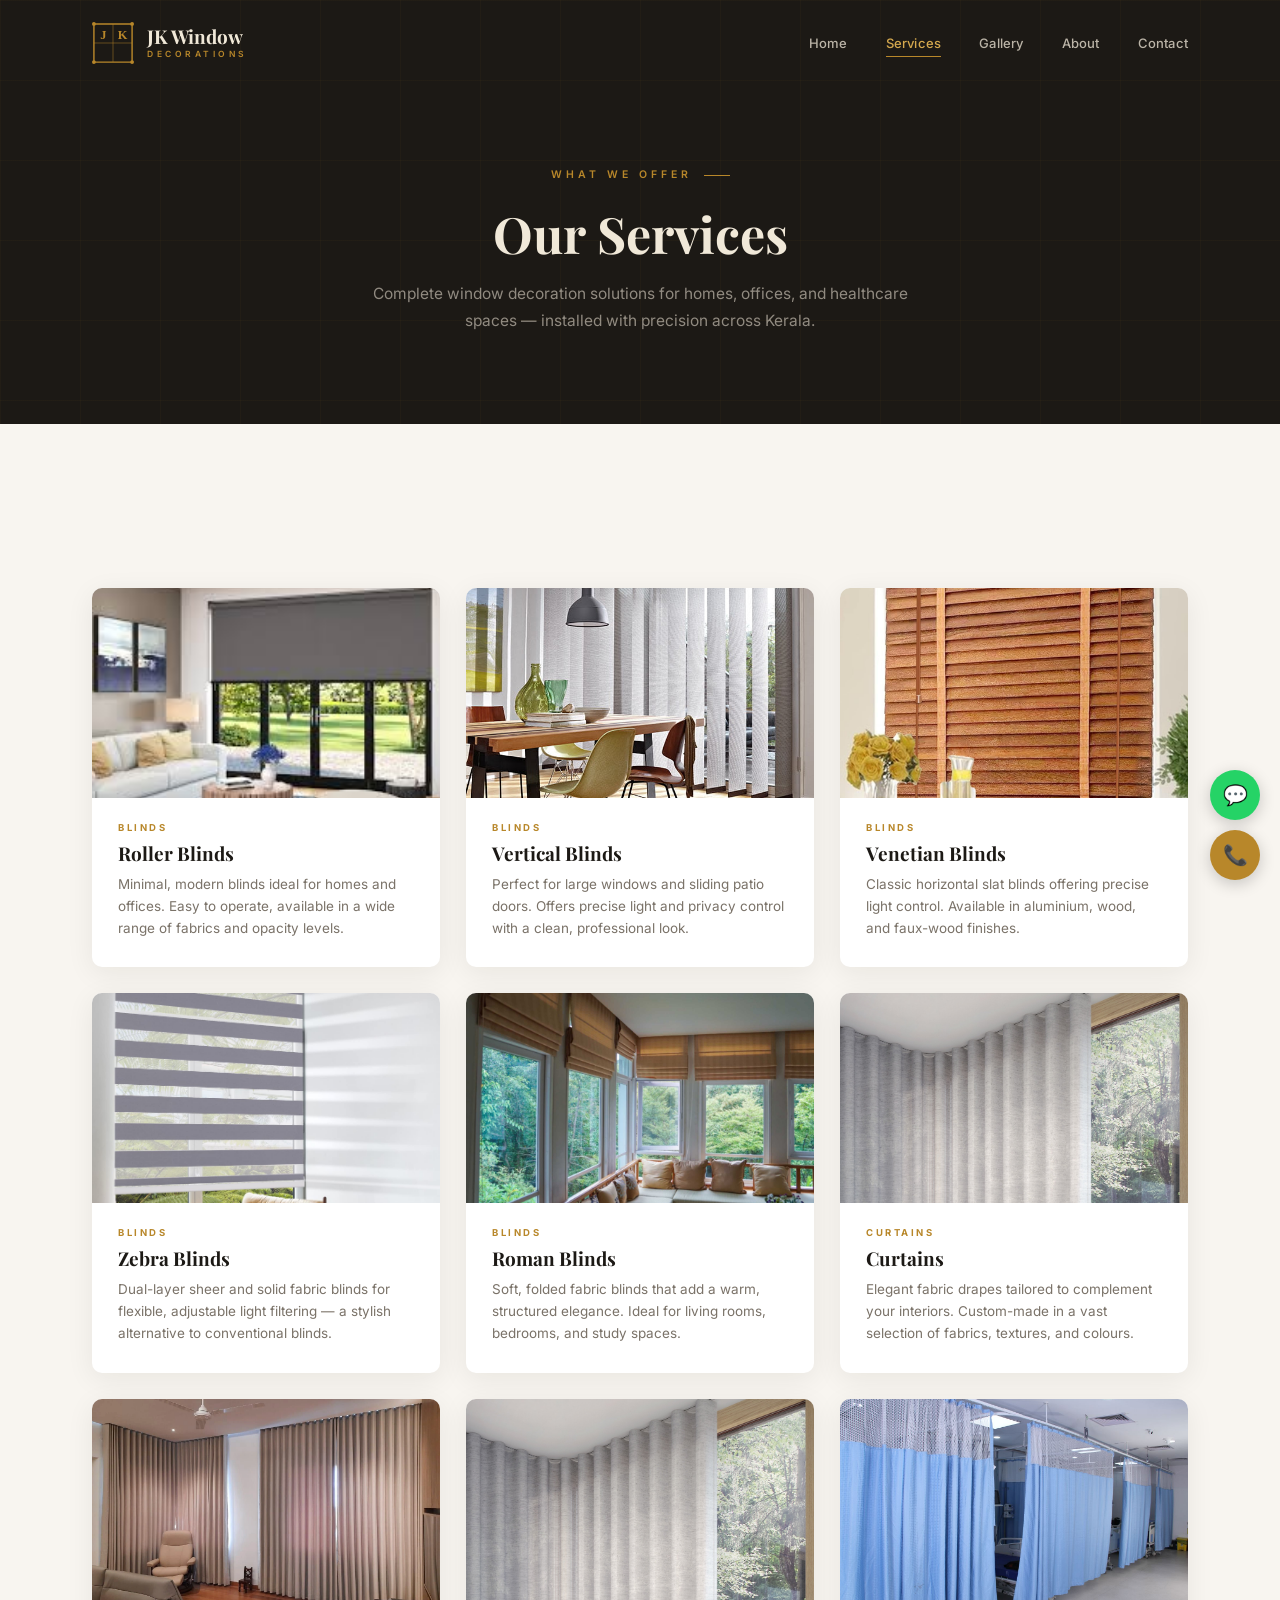
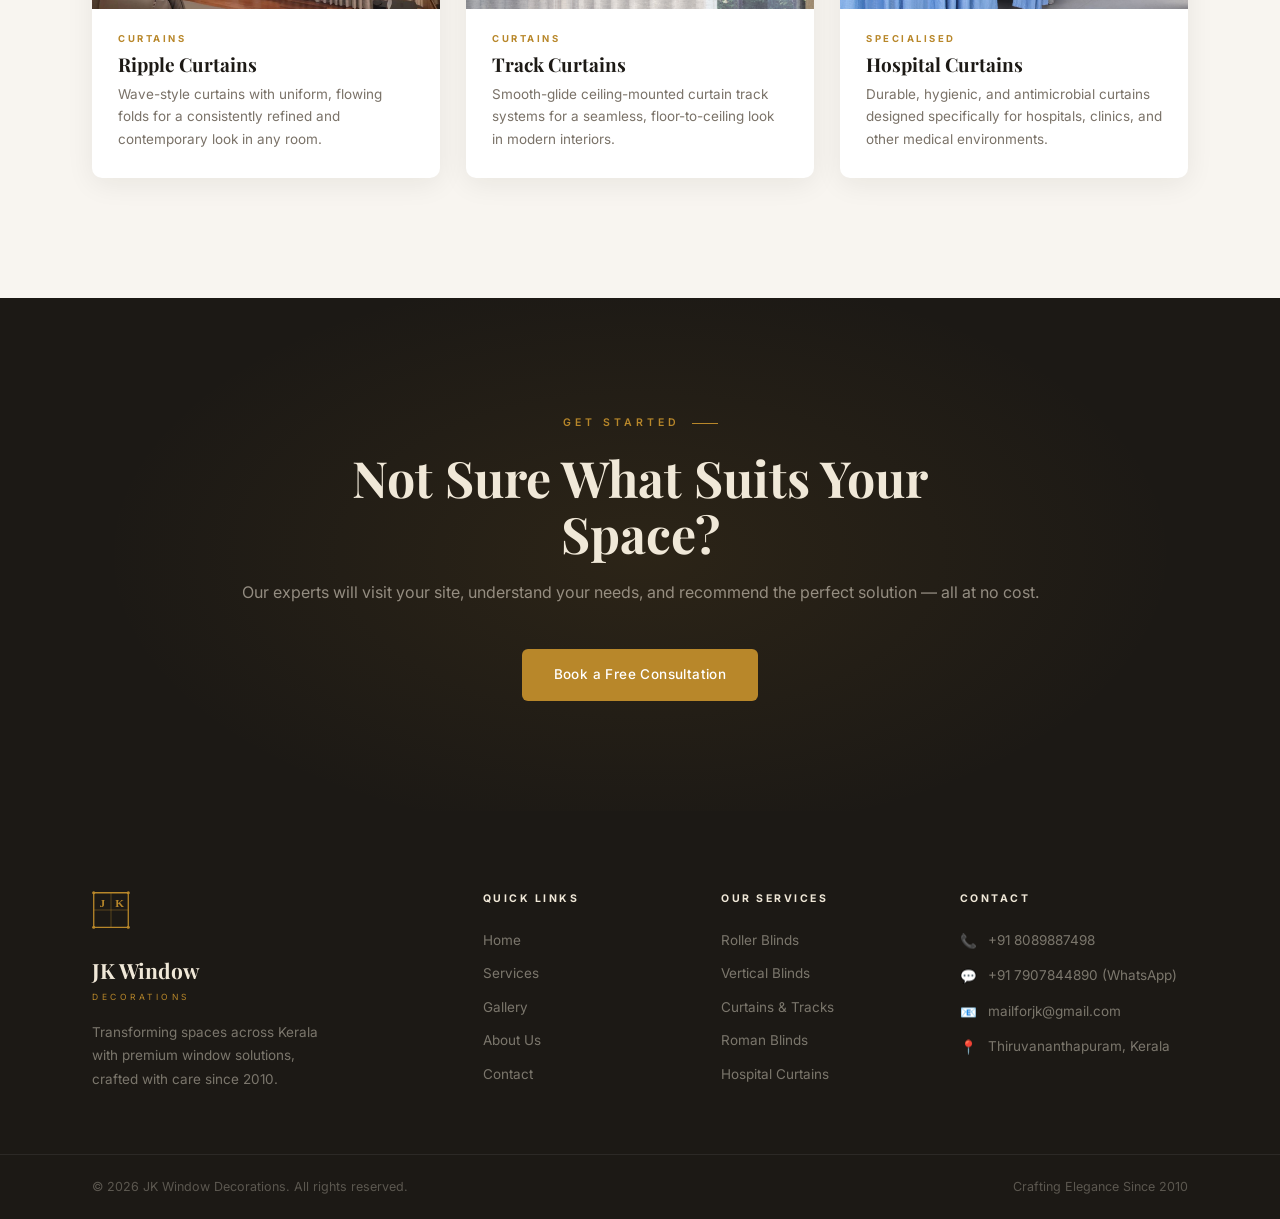
<file: services.html>
<!DOCTYPE html>
<html lang="en">
<head>
  <meta charset="UTF-8">
  <meta name="viewport" content="width=device-width, initial-scale=1.0">
  <meta name="description" content="Explore JK Window Decorations' full range of services – roller blinds, vertical blinds, curtains, roman blinds, hospital curtains, zebra blinds and more in Kerala.">
  <title>Our Services | JK Window Decorations</title>
  <link rel="icon" type="image/svg+xml" href="data:image/svg+xml,%3Csvg xmlns='http://www.w3.org/2000/svg' viewBox='0 0 44 44' fill='none'%3E%3Crect x='2' y='2' width='40' height='40' rx='1' stroke='%23b8872a' stroke-width='2'/%3E%3Cline x1='2' y1='22' x2='42' y2='22' stroke='%23b8872a' stroke-width='1.5'/%3E%3Cline x1='22' y1='2' x2='22' y2='42' stroke='%23b8872a' stroke-width='1.5'/%3E%3Ctext x='12' y='19' font-family='serif' font-size='14' font-weight='700' fill='%23b8872a' text-anchor='middle'%3EJ%3C/text%3E%3Ctext x='32' y='19' font-family='serif' font-size='14' font-weight='700' fill='%23b8872a' text-anchor='middle'%3EK%3C/text%3E%3C/svg%3E">
  <link href="https://fonts.googleapis.com/css2?family=Playfair+Display:ital,wght@0,400;0,600;0,700;1,400&family=Inter:wght@300;400;500;600&display=swap" rel="stylesheet">
  <link rel="stylesheet" href="assets/css/style.css">
</head>
<body data-page="services">

<!-- ═══════════════ HEADER ═══════════════ -->
<header class="site-header" id="site-header">
  <div class="header-inner">
    <a href="index.html" class="logo-wrap" aria-label="JK Window Decorations – Home">
      <svg class="logo-icon" xmlns="http://www.w3.org/2000/svg" viewBox="0 0 44 44" width="42" height="42" fill="none" aria-hidden="true">
        <rect x="2" y="2" width="40" height="40" rx="1" stroke="#b8872a" stroke-width="1.5"/>
        <line x1="2"  y1="22" x2="42" y2="22" stroke="#b8872a" stroke-width="0.9" opacity="0.55"/>
        <line x1="22" y1="2"  x2="22" y2="42" stroke="#b8872a" stroke-width="0.9" opacity="0.55"/>
        <text x="12" y="18" font-family="Georgia,serif" font-size="13" font-weight="700" fill="#b8872a" text-anchor="middle">J</text>
        <text x="32" y="18" font-family="Georgia,serif" font-size="13" font-weight="700" fill="#b8872a" text-anchor="middle">K</text>
        <circle cx="2"  cy="2"  r="2" fill="#b8872a"/>
        <circle cx="42" cy="2"  r="2" fill="#b8872a"/>
        <circle cx="2"  cy="42" r="2" fill="#b8872a"/>
        <circle cx="42" cy="42" r="2" fill="#b8872a"/>
      </svg>
      <div class="logo-text">
        <span class="brand-name">JK Window</span>
        <span class="brand-sub">Decorations</span>
      </div>
    </a>

    <button class="nav-toggle" aria-label="Toggle navigation" aria-expanded="false">
      <svg width="22" height="22" viewBox="0 0 24 24" fill="none" stroke="currentColor" stroke-width="2" stroke-linecap="round">
        <line x1="3" y1="6"  x2="21" y2="6"/>
        <line x1="3" y1="12" x2="21" y2="12"/>
        <line x1="3" y1="18" x2="21" y2="18"/>
      </svg>
    </button>

    <nav class="site-nav" aria-label="Main navigation">
      <a href="index.html">Home</a>
      <a href="services.html" class="active">Services</a>
      <a href="gallery.html">Gallery</a>
      <a href="about.html">About</a>
      <a href="contact.html">Contact</a>
    </nav>
  </div>
</header>

<main class="page-content">

<!-- ═══════════════ PAGE HERO ═══════════════ -->
<section class="inner-hero">
  <div class="container">
    <span class="section-label">What We Offer</span>
    <h1 class="section-title" style="margin-top:4px">Our Services</h1>
    <p class="section-desc">Complete window decoration solutions for homes, offices, and healthcare spaces — installed with precision across Kerala.</p>
  </div>
</section>

<!-- ═══════════════ SERVICES GRID ═══════════════ -->
<section class="services-section">
  <div class="container">

    <div class="services-grid stagger" id="services-grid">

      <div class="service-card">
        <div class="service-img">
          <img src="assets/images/roller.jpg" alt="Roller blinds installation" loading="lazy">
        </div>
        <div class="service-body">
          <span class="service-tag">Blinds</span>
          <h3>Roller Blinds</h3>
          <p>Minimal, modern blinds ideal for homes and offices. Easy to operate, available in a wide range of fabrics and opacity levels.</p>
        </div>
      </div>

      <div class="service-card">
        <div class="service-img">
          <img src="assets/images/vertical_blinds.jpg" alt="Vertical blinds for large windows" loading="lazy">
        </div>
        <div class="service-body">
          <span class="service-tag">Blinds</span>
          <h3>Vertical Blinds</h3>
          <p>Perfect for large windows and sliding patio doors. Offers precise light and privacy control with a clean, professional look.</p>
        </div>
      </div>

      <div class="service-card">
        <div class="service-img">
          <img src="assets/images/venetian_blinds.jpg" alt="Venetian blinds with light control" loading="lazy">
        </div>
        <div class="service-body">
          <span class="service-tag">Blinds</span>
          <h3>Venetian Blinds</h3>
          <p>Classic horizontal slat blinds offering precise light control. Available in aluminium, wood, and faux-wood finishes.</p>
        </div>
      </div>

      <div class="service-card">
        <div class="service-img">
          <img src="assets/images/zebra_blinds.jpg" alt="Zebra blinds dual layer" loading="lazy">
        </div>
        <div class="service-body">
          <span class="service-tag">Blinds</span>
          <h3>Zebra Blinds</h3>
          <p>Dual-layer sheer and solid fabric blinds for flexible, adjustable light filtering — a stylish alternative to conventional blinds.</p>
        </div>
      </div>

      <div class="service-card">
        <div class="service-img">
          <img src="assets/images/romanblinds.jpg" alt="Roman blinds soft fold" loading="lazy">
        </div>
        <div class="service-body">
          <span class="service-tag">Blinds</span>
          <h3>Roman Blinds</h3>
          <p>Soft, folded fabric blinds that add a warm, structured elegance. Ideal for living rooms, bedrooms, and study spaces.</p>
        </div>
      </div>

      <div class="service-card">
        <div class="service-img">
          <img src="assets/images/wave-curtain-tracks.jpg" alt="Curtains and fabric drapes" loading="lazy">
        </div>
        <div class="service-body">
          <span class="service-tag">Curtains</span>
          <h3>Curtains</h3>
          <p>Elegant fabric drapes tailored to complement your interiors. Custom-made in a vast selection of fabrics, textures, and colours.</p>
        </div>
      </div>

      <div class="service-card">
        <div class="service-img">
          <img src="assets/images/ripple.webp" alt="Ripple curtains wave fold" loading="lazy">
        </div>
        <div class="service-body">
          <span class="service-tag">Curtains</span>
          <h3>Ripple Curtains</h3>
          <p>Wave-style curtains with uniform, flowing folds for a consistently refined and contemporary look in any room.</p>
        </div>
      </div>

      <div class="service-card">
        <div class="service-img">
          <img src="assets/images/wave-curtain-tracks.jpg" alt="Curtain track systems" loading="lazy">
        </div>
        <div class="service-body">
          <span class="service-tag">Curtains</span>
          <h3>Track Curtains</h3>
          <p>Smooth-glide ceiling-mounted curtain track systems for a seamless, floor-to-ceiling look in modern interiors.</p>
        </div>
      </div>

      <div class="service-card">
        <div class="service-img">
          <img src="assets/images/hospital_curtains.jpg" alt="Hospital curtains medical spaces" loading="lazy">
        </div>
        <div class="service-body">
          <span class="service-tag">Specialised</span>
          <h3>Hospital Curtains</h3>
          <p>Durable, hygienic, and antimicrobial curtains designed specifically for hospitals, clinics, and other medical environments.</p>
        </div>
      </div>

    </div>

  </div>
</section>

<!-- ═══════════════ CTA ═══════════════ -->
<section class="cta-banner">
  <div class="container">
    <div class="fade-up">
      <span class="section-label">Get Started</span>
      <h2 class="section-title" style="max-width:580px;margin:0 auto 18px">Not Sure What Suits Your Space?</h2>
      <p>Our experts will visit your site, understand your needs, and recommend the perfect solution — all at no cost.</p>
      <a href="contact.html" class="btn btn-primary">Book a Free Consultation</a>
    </div>
  </div>
</section>

</main>

<!-- ═══════════════ FOOTER ═══════════════ -->
<footer class="site-footer">
  <div class="footer-main">
    <div class="container">
      <div class="footer-grid">
        <div>
          <div class="footer-logo-area">
            <svg xmlns="http://www.w3.org/2000/svg" viewBox="0 0 44 44" width="38" height="38" fill="none" aria-hidden="true">
              <rect x="2" y="2" width="40" height="40" rx="1" stroke="#b8872a" stroke-width="1.5"/>
              <line x1="2"  y1="22" x2="42" y2="22" stroke="#b8872a" stroke-width="0.9" opacity="0.5"/>
              <line x1="22" y1="2"  x2="22" y2="42" stroke="#b8872a" stroke-width="0.9" opacity="0.5"/>
              <text x="12" y="18" font-family="Georgia,serif" font-size="13" font-weight="700" fill="#b8872a" text-anchor="middle">J</text>
              <text x="32" y="18" font-family="Georgia,serif" font-size="13" font-weight="700" fill="#b8872a" text-anchor="middle">K</text>
              <circle cx="2"  cy="2"  r="1.8" fill="#b8872a"/>
              <circle cx="42" cy="2"  r="1.8" fill="#b8872a"/>
              <circle cx="2"  cy="42" r="1.8" fill="#b8872a"/>
              <circle cx="42" cy="42" r="1.8" fill="#b8872a"/>
            </svg>
          </div>
          <span class="footer-brand-name">JK Window</span>
          <span class="footer-brand-sub">Decorations</span>
          <p class="footer-brand-desc">Transforming spaces across Kerala with premium window solutions, crafted with care since 2010.</p>
        </div>
        <div class="footer-col">
          <h5>Quick Links</h5>
          <a href="index.html">Home</a>
          <a href="services.html">Services</a>
          <a href="gallery.html">Gallery</a>
          <a href="about.html">About Us</a>
          <a href="contact.html">Contact</a>
        </div>
        <div class="footer-col">
          <h5>Our Services</h5>
          <a href="services.html">Roller Blinds</a>
          <a href="services.html">Vertical Blinds</a>
          <a href="services.html">Curtains &amp; Tracks</a>
          <a href="services.html">Roman Blinds</a>
          <a href="services.html">Hospital Curtains</a>
        </div>
        <div class="footer-col">
          <h5>Contact</h5>
          <div class="footer-contact-item"><span class="ico">📞</span><span data-cms="phone">+91 8089887498</span></div>
          <div class="footer-contact-item"><span class="ico">💬</span><span data-cms="whatsapp">+91 7907844890 (WhatsApp)</span></div>
          <div class="footer-contact-item"><span class="ico">📧</span><span data-cms="email">mailforjk@gmail.com</span></div>
          <div class="footer-contact-item"><span class="ico">📍</span><span data-cms="location">Thiruvananthapuram, Kerala</span></div>
        </div>
      </div>
    </div>
  </div>
  <div class="footer-bottom">
    <div class="footer-bottom-inner">
      <span>© <span class="js-year"></span> JK Window Decorations. All rights reserved.</span>
      <span>Crafting Elegance Since 2010</span>
    </div>
  </div>
</footer>

<div class="float-wrap">
  <a href="https://wa.me/917907844890" data-cms-href="whatsapp" class="float-btn float-wa" target="_blank" rel="noopener noreferrer" aria-label="Chat on WhatsApp">💬</a>
  <a href="tel:+917907844890"          data-cms-href="call"     class="float-btn float-call"                                          aria-label="Call us">📞</a>
</div>

<script src="assets/js/script.js"></script>
<script src="assets/js/cms-content.js"></script>
</body>
</html>
</file>
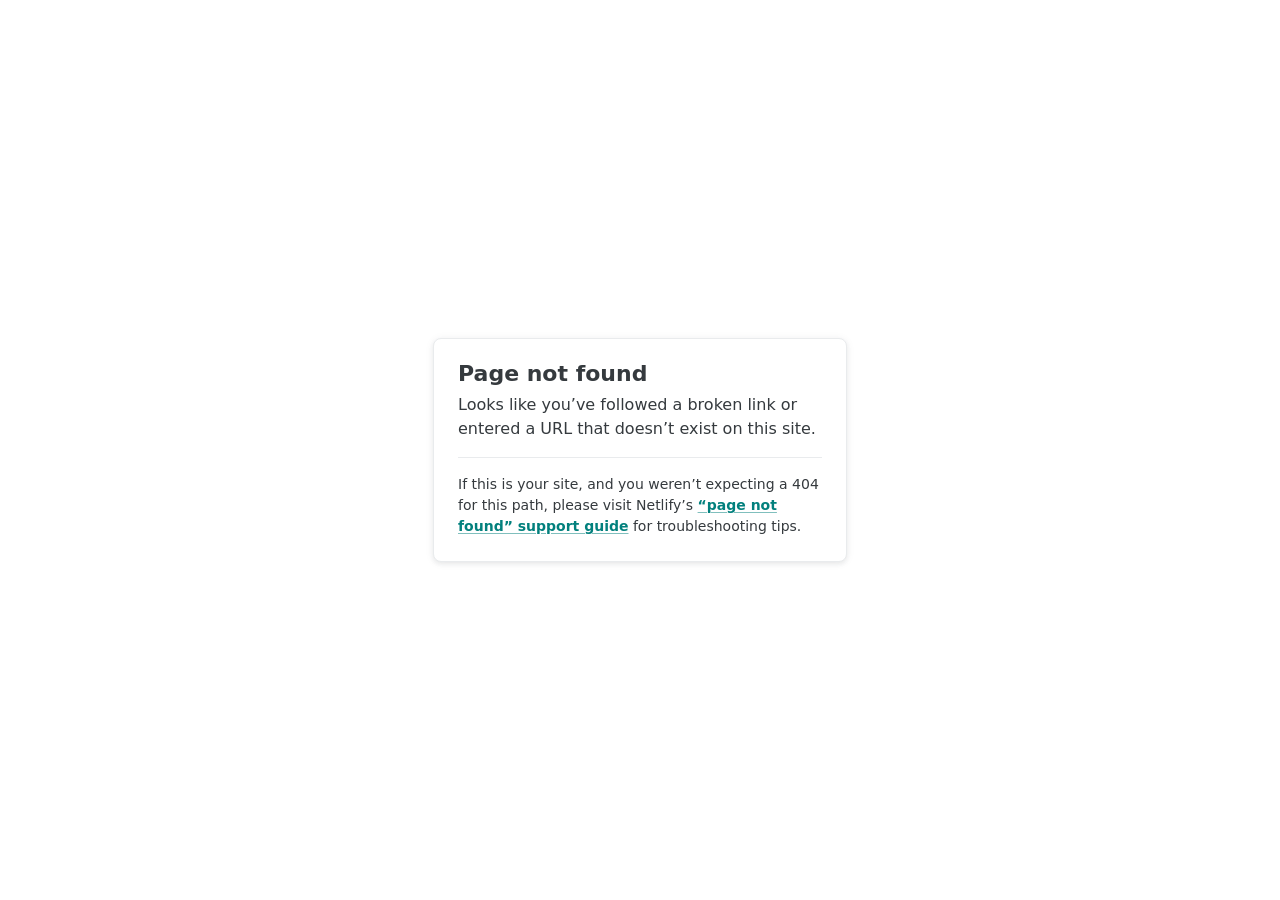
<file: assets/js/script.html>
<!DOCTYPE html>
<html lang="en">
  <head>
    <meta charset="utf-8" />
    <meta name="viewport" content="width=device-width, initial-scale=1.0" />
    <title>Page not found</title>
    <style>
      :root {
        --colorRgbFacetsTeal600: 2 128 125;
        --colorTealAction: var(--colorRgbFacetsTeal600);
        --colorRgbFacetsNeutralLight200: 233 235 237;
        --colorHr: var(--colorRgbFacetsNeutralLight200);
        --colorRgbFacetsNeutralLight700: 53 58 62;
        --colorGrayDarkest: var(--colorRgbFacetsNeutralLight700);
        --colorGrayLighter: var(--colorRgbFacetsNeutralLight200);
        --colorText: var(--colorGrayDarkest);
        --effectShadowLightShallow: 0 1px 10px 0 rgb(53 58 62 / 6%),
          0 2px 4px 0 rgb(53 58 62 / 8%);
        --colorRgbFacetsNeutralDark900: 6 11 16;
      }
      body {
        font-family: system-ui, -apple-system, BlinkMacSystemFont, "Segoe UI",
          Roboto, Helvetica, Arial, sans-serif, "Apple Color Emoji",
          "Segoe UI Emoji", "Segoe UI Symbol";
        background: white;
        overflow: hidden;
        margin: 0;
        padding: 0;
        line-height: 1.5;
        color: rgb(var(--colorText));
      }

      @media (prefers-color-scheme: dark) {
        body {
          background: rgb(var(--colorRgbFacetsNeutralDark900));
        }
      }

      h1 {
        margin: 0;
        font-size: 1.375rem;
        line-height: 1;
      }

      h1 + p {
        margin-top: 8px;
      }

      .main {
        position: relative;
        display: flex;
        flex-direction: column;
        align-items: center;
        justify-content: center;
        height: 100vh;
        width: 100vw;
      }

      .card {
        position: relative;
        width: 75%;
        max-width: 364px;
        padding: 24px;
        background: white;
        border-radius: 8px;
        box-shadow: var(--effectShadowLightShallow);
        border: 1px solid rgb(var(--colorGrayLighter));
      }

      a {
        margin: 0;
        font-weight: 600;
        color: rgb(var(--colorTealAction));
        text-decoration-skip-ink: all;
        text-decoration-thickness: 1px;
        text-underline-offset: 2px;
        text-decoration-color: rgb(var(--colorTealAction) / 0.5);
        transition: text-decoration-color 0.15s ease-in-out;
      }

      a:hover,
      a:focus-visible {
        text-decoration-color: rgb(var(--colorTealAction));
      }

      p:last-of-type {
        margin-bottom: 0;
      }

      hr {
        border: 0;
        height: 1px;
        background: rgb(var(--colorHr));
        margin-top: 16px;
        margin-bottom: 16px;
      }

      .your-site {
        font-size: 0.875rem;
      }
    </style>
  </head>
  <body>
    <div class="main">
      <div class="card">
        <h1>Page not found</h1>
        <p>
          Looks like you’ve followed a broken link or entered a URL that doesn’t
          exist on this site.
        </p>
        <hr />
        <p class="your-site">
          If this is your site, and you weren’t expecting a 404 for this path,
          please visit Netlify’s
          <a
            href="https://answers.netlify.com/t/support-guide-i-ve-deployed-my-site-but-i-still-see-page-not-found/125?utm_source=404page&utm_campaign=community_tracking"
            >“page not found” support guide</a
          >
          for troubleshooting tips.
        </p>
      </div>
    </div>
  </body>
</html>
</file>
<file: assets/css/style.css>
/* ============================================================
   JK WINDOW DECORATIONS — Design System 2026
============================================================ */

/* === TOKENS === */
:root {
  --cream:       #f8f5f0;
  --cream-2:     #ede8df;
  --white:       #ffffff;
  --charcoal:    #1c1915;
  --charcoal-2:  #2a2520;
  --muted:       #7a7268;
  --gold:        #b8872a;
  --gold-light:  #d4a84e;
  --gold-pale:   #f5e9d3;
  --border:      rgba(184,135,42,0.22);
  --shadow:      0 6px 28px rgba(28,25,21,0.07);
  --shadow-lg:   0 18px 56px rgba(28,25,21,0.13);
  --radius:      6px;
  --ease:        cubic-bezier(0.4,0,0.2,1);
}

/* === RESET === */
*,*::before,*::after { margin:0; padding:0; box-sizing:border-box; }
html { scroll-behavior:smooth; }
body {
  font-family:'Inter','Segoe UI',sans-serif;
  background:var(--cream);
  color:var(--charcoal);
  line-height:1.6;
  -webkit-font-smoothing:antialiased;
  display:flex; flex-direction:column; min-height:100vh;
}
img { display:block; max-width:100%; }
a { text-decoration:none; color:inherit; }
h1,h2,h3,h4 { font-family:'Playfair Display',Georgia,serif; line-height:1.12; }
.page-content { flex:1; }

/* === CONTAINER === */
.container { max-width:1200px; margin:0 auto; padding:0 52px; }

/* ============================================================
   HEADER
============================================================ */
.site-header {
  position:fixed; top:0; left:0; right:0; z-index:999;
  padding:22px 0;
  transition:background 0.4s var(--ease), padding 0.4s var(--ease), box-shadow 0.4s var(--ease);
}
.site-header.scrolled {
  background:rgba(248,245,240,0.96);
  backdrop-filter:blur(14px);
  -webkit-backdrop-filter:blur(14px);
  padding:12px 0;
  box-shadow:0 1px 0 var(--border), 0 4px 24px rgba(28,25,21,0.05);
}

.header-inner {
  display:flex; align-items:center; justify-content:space-between;
  max-width:1200px; margin:0 auto; padding:0 52px;
}

/* Logo */
.logo-wrap { display:flex; align-items:center; gap:13px; }
.logo-icon { flex-shrink:0; }
.logo-text { display:flex; flex-direction:column; line-height:1; }
.brand-name {
  font-family:'Playfair Display',serif; font-size:19px; font-weight:700;
  color:#f0e8d8; transition:color 0.4s var(--ease);
}
.site-header.scrolled .brand-name { color:var(--charcoal); }
.brand-sub {
  font-size:8.5px; font-weight:600; letter-spacing:3.5px;
  color:var(--gold); text-transform:uppercase; margin-top:4px;
}

/* Nav */
.site-nav { display:flex; align-items:center; gap:38px; }
.site-nav a {
  font-size:13px; font-weight:500; letter-spacing:0.2px;
  color:rgba(240,232,216,0.75); position:relative;
  transition:color 0.3s var(--ease);
}
.site-header.scrolled .site-nav a { color:rgba(28,25,21,0.65); }
.site-nav a::after {
  content:''; position:absolute; bottom:-4px; left:0;
  width:0; height:1.5px; background:var(--gold);
  transition:width 0.3s var(--ease);
}
.site-nav a:hover,
.site-nav a.active { color:var(--gold-light); }
.site-header.scrolled .site-nav a:hover,
.site-header.scrolled .site-nav a.active { color:var(--gold); }
.site-nav a.active::after,
.site-nav a:hover::after { width:100%; }

/* Toggle */
.nav-toggle {
  display:none; background:none; border:none; cursor:pointer;
  padding:6px; color:#f0e8d8; transition:color 0.3s;
}
.site-header.scrolled .nav-toggle { color:var(--charcoal); }
.nav-toggle svg { display:block; }

/* ============================================================
   HERO
============================================================ */
.hero {
  min-height:100vh; display:flex; align-items:center; justify-content:center;
  position:relative; overflow:hidden;
  background:var(--charcoal-2); padding:120px 52px 80px;
}
.hero::before {
  content:''; position:absolute; inset:0; pointer-events:none;
  background:
    radial-gradient(ellipse 60% 70% at 80% 50%, rgba(184,135,42,0.07) 0%, transparent 70%),
    radial-gradient(ellipse 50% 60% at 20% 30%, rgba(255,255,255,0.02) 0%, transparent 60%);
}
/* Decorative grid lines */
.hero::after {
  content:''; position:absolute; inset:0; pointer-events:none;
  background-image:
    linear-gradient(rgba(184,135,42,0.05) 1px, transparent 1px),
    linear-gradient(90deg, rgba(184,135,42,0.05) 1px, transparent 1px);
  background-size:80px 80px;
}

.hero-content {
  position:relative; z-index:2;
  text-align:center; max-width:860px; margin:0 auto;
}
.hero-eyebrow {
  display:inline-flex; align-items:center; gap:14px;
  color:var(--gold); font-size:10.5px; font-weight:600;
  letter-spacing:4px; text-transform:uppercase; margin-bottom:32px;
}
.hero-eyebrow::before, .hero-eyebrow::after {
  content:''; width:36px; height:1px; background:var(--gold); opacity:0.6;
}
.hero h1 {
  font-size:clamp(46px,7.5vw,92px); font-weight:700;
  color:#f0e8d8; margin-bottom:26px; letter-spacing:-1px;
}
.hero h1 em { font-style:italic; color:var(--gold-light); }
.hero-sub {
  font-size:17px; color:rgba(240,232,216,0.6);
  max-width:500px; margin:0 auto 52px; line-height:1.75;
}
.hero-actions { display:flex; gap:14px; justify-content:center; flex-wrap:wrap; }

/* Scroll hint */
.scroll-hint {
  position:absolute; bottom:36px; left:50%; transform:translateX(-50%);
  z-index:2; display:flex; flex-direction:column; align-items:center; gap:8px;
  color:rgba(240,232,216,0.35); font-size:10px; letter-spacing:2.5px;
  text-transform:uppercase;
}
.scroll-hint-line {
  width:1px; height:40px; background:linear-gradient(to bottom, rgba(184,135,42,0.5), transparent);
  animation:scrollPulse 2s ease-in-out infinite;
}
@keyframes scrollPulse { 0%,100%{opacity:0.4;transform:scaleY(1)} 50%{opacity:1;transform:scaleY(1.1)} }

/* ============================================================
   BUTTONS
============================================================ */
.btn {
  display:inline-flex; align-items:center; gap:8px;
  padding:15px 32px; font-family:'Inter',sans-serif;
  font-size:13.5px; font-weight:500; letter-spacing:0.4px;
  border-radius:var(--radius); transition:all 0.3s var(--ease);
  cursor:pointer; border:none; white-space:nowrap;
}
.btn-primary { background:var(--gold); color:#fff; }
.btn-primary:hover {
  background:var(--gold-light); transform:translateY(-2px);
  box-shadow:0 10px 30px rgba(184,135,42,0.38);
}
.btn-outline {
  background:transparent; border:1.5px solid rgba(240,232,216,0.3);
  color:rgba(240,232,216,0.88);
}
.btn-outline:hover {
  border-color:var(--gold); color:var(--gold); transform:translateY(-2px);
}
.btn-outline-dark {
  background:transparent; border:1.5px solid var(--gold);
  color:var(--gold);
}
.btn-outline-dark:hover {
  background:var(--gold); color:#fff; transform:translateY(-2px);
  box-shadow:0 8px 24px rgba(184,135,42,0.3);
}

/* ============================================================
   SECTION COMMON
============================================================ */
.section { padding:120px 0; }
.section-label {
  display:inline-flex; align-items:center; gap:12px;
  font-size:10.5px; font-weight:600; letter-spacing:4px;
  color:var(--gold); text-transform:uppercase; margin-bottom:18px;
}
.section-label::before { content:''; width:26px; height:1px; background:var(--gold); }
.section-title { font-size:clamp(32px,4vw,50px); font-weight:700; margin-bottom:18px; }
.section-desc {
  font-size:15.5px; color:var(--muted); line-height:1.75; max-width:540px;
}

/* ============================================================
   IMAGE SHOWCASE (Home)
============================================================ */
.showcase { background:var(--white); padding:0; overflow:hidden; }
.showcase-grid {
  display:grid; grid-template-columns:repeat(5,1fr); height:400px;
}
.showcase-item { position:relative; overflow:hidden; }
.showcase-item img {
  width:100%; height:100%; object-fit:cover;
  transition:transform 0.7s var(--ease);
}
.showcase-item:hover img { transform:scale(1.1); }
.showcase-caption {
  position:absolute; bottom:0; left:0; right:0;
  padding:22px 16px 14px;
  background:linear-gradient(to top, rgba(28,25,21,0.8) 0%, transparent 100%);
  color:#fff; font-size:12.5px; font-weight:500; letter-spacing:0.3px;
  transform:translateY(6px); opacity:0; transition:all 0.35s var(--ease);
}
.showcase-item:hover .showcase-caption { transform:translateY(0); opacity:1; }

/* ============================================================
   WHY US (Home)
============================================================ */
.why-us { padding:120px 0; background:var(--cream); }
.why-inner {
  display:grid; grid-template-columns:1fr 1fr; gap:80px; align-items:center;
}
.why-left .section-desc { margin-bottom:44px; }
.why-stats {
  display:grid; grid-template-columns:1fr 1fr; gap:20px;
}
.stat-box {
  padding:26px 22px; background:var(--white); border-radius:8px;
  box-shadow:var(--shadow); border-left:3px solid var(--gold);
}
.stat-box .num {
  font-family:'Playfair Display',serif; font-size:40px; font-weight:700;
  color:var(--gold); line-height:1; margin-bottom:6px;
}
.stat-box .lbl { font-size:12.5px; color:var(--muted); font-weight:500; }

.why-right { display:grid; gap:18px; }
.feature-row {
  display:flex; gap:18px; align-items:flex-start;
  padding:22px 24px; background:var(--white); border-radius:8px;
  box-shadow:var(--shadow); transition:transform 0.3s var(--ease), box-shadow 0.3s var(--ease);
}
.feature-row:hover { transform:translateX(6px); box-shadow:var(--shadow-lg); }
.feature-icon {
  width:48px; height:48px; background:var(--gold-pale); border-radius:8px;
  display:flex; align-items:center; justify-content:center;
  font-size:22px; flex-shrink:0;
}
.feature-text h4 { font-size:15px; margin-bottom:5px; }
.feature-text p { font-size:13.5px; color:var(--muted); line-height:1.6; }

/* ============================================================
   CTA BANNER
============================================================ */
.cta-banner {
  background:var(--charcoal); padding:110px 0; text-align:center;
  position:relative; overflow:hidden;
}
.cta-banner::before {
  content:''; position:absolute; inset:0;
  background:radial-gradient(ellipse 60% 80% at 50% 50%, rgba(184,135,42,0.1) 0%, transparent 70%);
}
.cta-banner .section-label { justify-content:center; }
.cta-banner .section-label::before { display:none; }
.cta-banner .section-label::after { content:''; width:26px; height:1px; background:var(--gold); }
.cta-banner .section-title { color:#f0e8d8; position:relative; }
.cta-banner p { color:rgba(240,232,216,0.55); font-size:16px; margin-bottom:44px; position:relative; }
.cta-banner .btn-primary { position:relative; }

/* ============================================================
   INNER PAGE HERO
============================================================ */
.inner-hero {
  padding:160px 0 90px; background:var(--charcoal); text-align:center;
  position:relative; overflow:hidden;
}
.inner-hero::before {
  content:''; position:absolute; inset:0;
  background-image:
    linear-gradient(rgba(184,135,42,0.04) 1px, transparent 1px),
    linear-gradient(90deg, rgba(184,135,42,0.04) 1px, transparent 1px);
  background-size:80px 80px;
}
.inner-hero .section-label { justify-content:center; }
.inner-hero .section-label::before { display:none; }
.inner-hero .section-label::after { content:''; width:26px; height:1px; background:var(--gold); }
.inner-hero .section-title { color:#f0e8d8; position:relative; }
.inner-hero .section-desc { color:rgba(240,232,216,0.55); margin:0 auto; position:relative; }

/* ============================================================
   SERVICES
============================================================ */
.services-section { padding:100px 0 120px; }
.services-grid {
  display:grid; grid-template-columns:repeat(3,1fr);
  gap:26px; margin-top:64px;
}
.service-card {
  background:var(--white); border-radius:10px; overflow:hidden;
  box-shadow:var(--shadow); transition:transform 0.35s var(--ease), box-shadow 0.35s var(--ease);
}
.service-card:hover { transform:translateY(-8px); box-shadow:var(--shadow-lg); }
.service-img { height:210px; overflow:hidden; position:relative; }
.service-img img {
  width:100%; height:100%; object-fit:cover;
  transition:transform 0.6s var(--ease);
}
.service-card:hover .service-img img { transform:scale(1.1); }
.service-body { padding:22px 26px 28px; }
.service-tag {
  font-size:9.5px; font-weight:700; letter-spacing:2.5px;
  color:var(--gold); text-transform:uppercase; margin-bottom:8px; display:block;
}
.service-body h3 { font-size:19px; margin-bottom:8px; }
.service-body p { font-size:13.5px; color:var(--muted); line-height:1.65; }

/* ============================================================
   GALLERY
============================================================ */
.gallery-section { padding:80px 0 120px; }
.gallery-grid { columns:3; column-gap:20px; margin-top:64px; }
.gallery-item {
  break-inside:avoid; margin-bottom:20px; border-radius:8px;
  overflow:hidden; position:relative; cursor:zoom-in;
}
.gallery-item img { width:100%; display:block; transition:transform 0.5s var(--ease); }
.gallery-item:hover img { transform:scale(1.05); }
.gallery-overlay {
  position:absolute; inset:0;
  background:rgba(28,25,21,0.38);
  display:flex; align-items:center; justify-content:center;
  opacity:0; transition:opacity 0.35s var(--ease);
}
.gallery-item:hover .gallery-overlay { opacity:1; }
.gallery-overlay span { color:#fff; font-size:26px; }

/* Lightbox */
.lightbox {
  position:fixed; inset:0; background:rgba(0,0,0,0.93);
  z-index:9999; display:flex; align-items:center; justify-content:center;
  padding:20px; opacity:0; pointer-events:none; transition:opacity 0.3s var(--ease);
}
.lightbox.open { opacity:1; pointer-events:all; }
.lightbox img { max-width:90vw; max-height:88vh; object-fit:contain; border-radius:4px; }
.lightbox-close {
  position:absolute; top:20px; right:24px;
  color:rgba(255,255,255,0.7); font-size:36px; cursor:pointer;
  background:none; border:none; line-height:1; transition:color 0.2s;
}
.lightbox-close:hover { color:#fff; }

/* ============================================================
   ABOUT
============================================================ */
.about-hero-section { padding:160px 0 100px; background:var(--charcoal); position:relative; overflow:hidden; }
.about-hero-section::before {
  content:''; position:absolute; inset:0;
  background-image:
    linear-gradient(rgba(184,135,42,0.04) 1px, transparent 1px),
    linear-gradient(90deg, rgba(184,135,42,0.04) 1px, transparent 1px);
  background-size:80px 80px;
}
.about-intro-grid {
  display:grid; grid-template-columns:1fr 1fr; gap:72px; align-items:center;
  position:relative;
}
.about-intro-grid .section-title { color:#f0e8d8; }
.about-intro-grid .section-desc { color:rgba(240,232,216,0.6); margin-bottom:36px; max-width:none; }
.about-badges { display:flex; gap:20px; }
.about-badge {
  flex:1; text-align:center; padding:26px 18px;
  background:rgba(255,255,255,0.05); border:1px solid var(--border);
  border-radius:8px;
}
.about-badge .ab-num {
  font-family:'Playfair Display',serif; font-size:38px; font-weight:700;
  color:var(--gold); line-height:1; margin-bottom:7px;
}
.about-badge .ab-lbl { font-size:12px; color:rgba(240,232,216,0.5); letter-spacing:0.3px; }
.about-quote {
  font-family:'Playfair Display',serif; font-size:21px; font-style:italic;
  color:rgba(240,232,216,0.82); line-height:1.65;
  padding:40px 40px 40px 48px;
  border-left:3px solid var(--gold);
  background:rgba(255,255,255,0.04);
  border-radius:0 8px 8px 0;
}
.about-story { padding:120px 0; background:var(--cream); }
.about-story-inner {
  display:grid; grid-template-columns:1.1fr 1fr; gap:80px; align-items:start;
}
.about-story-body { font-size:15.5px; color:var(--muted); line-height:1.85; }
.about-story-body p + p { margin-top:20px; }
.values-grid { display:grid; grid-template-columns:1fr 1fr; gap:20px; margin-top:0; }
.value-card {
  padding:32px 26px; background:var(--white); border-radius:10px;
  box-shadow:var(--shadow); position:relative; overflow:hidden;
  transition:transform 0.3s var(--ease), box-shadow 0.3s var(--ease);
}
.value-card:hover { transform:translateY(-5px); box-shadow:var(--shadow-lg); }
.value-card::before {
  content:''; position:absolute; top:0; left:0; right:0;
  height:3px; background:var(--gold);
}
.value-icon { font-size:28px; margin-bottom:16px; }
.value-card h4 { font-size:17px; margin-bottom:8px; }
.value-card p { font-size:13.5px; color:var(--muted); line-height:1.65; }

/* ============================================================
   CONTACT
============================================================ */
.contact-section { padding:160px 0 120px; }
.contact-grid {
  display:grid; grid-template-columns:1fr 1.1fr;
  gap:70px; align-items:start;
}
.contact-info .section-desc { margin-bottom:38px; }
.contact-cards { display:grid; gap:14px; }
.contact-card {
  display:flex; gap:16px; align-items:center;
  padding:20px 22px; background:var(--white);
  border-radius:10px; box-shadow:var(--shadow);
  transition:transform 0.3s var(--ease);
}
.contact-card:hover { transform:translateX(4px); }
.cc-icon {
  width:46px; height:46px; background:var(--gold-pale); border-radius:8px;
  display:flex; align-items:center; justify-content:center;
  font-size:20px; flex-shrink:0;
}
.cc-text strong { display:block; font-size:13.5px; font-weight:600; margin-bottom:3px; }
.cc-text span { font-size:13px; color:var(--muted); }

.contact-form-box {
  background:var(--white); border-radius:14px;
  padding:48px 44px; box-shadow:var(--shadow-lg);
}
.contact-form-box h3 { font-size:27px; margin-bottom:6px; }
.form-sub { font-size:14px; color:var(--muted); margin-bottom:34px; }
.form-group { margin-bottom:16px; }
.form-group label {
  display:block; font-size:12px; font-weight:600; letter-spacing:0.5px;
  color:var(--charcoal); margin-bottom:7px; text-transform:uppercase;
}
.form-group input,
.form-group textarea {
  width:100%; padding:14px 16px;
  font-family:'Inter',sans-serif; font-size:14px; color:var(--charcoal);
  background:var(--cream); border:1.5px solid var(--cream-2);
  border-radius:var(--radius); outline:none;
  transition:border-color 0.3s, box-shadow 0.3s;
}
.form-group input:focus,
.form-group textarea:focus {
  border-color:var(--gold);
  box-shadow:0 0 0 3px rgba(184,135,42,0.1);
}
.form-group textarea { height:118px; resize:none; }
.form-row { display:grid; grid-template-columns:1fr 1fr; gap:14px; }
.form-note {
  text-align:center; font-size:12px; color:var(--muted); margin-top:14px; line-height:1.5;
}

/* ============================================================
   FOOTER
============================================================ */
.site-footer { background:var(--charcoal); }
.footer-main { padding:80px 0 56px; }
.footer-grid {
  display:grid; grid-template-columns:1.8fr 1fr 1fr 1.2fr; gap:48px;
}
.footer-logo-area { margin-bottom:18px; }
.footer-brand-name {
  font-family:'Playfair Display',serif; font-size:21px; font-weight:700;
  color:#f0e8d8; display:block; margin-bottom:3px;
}
.footer-brand-sub {
  font-size:8.5px; letter-spacing:3.5px; color:var(--gold);
  text-transform:uppercase; display:block; margin-bottom:16px;
}
.footer-brand-desc { font-size:13.5px; color:rgba(240,232,216,0.45); line-height:1.75; max-width:240px; }
.footer-col h5 {
  font-family:'Inter',sans-serif; font-size:10.5px; font-weight:700;
  letter-spacing:2.5px; text-transform:uppercase;
  color:#f0e8d8; margin-bottom:22px;
}
.footer-col a {
  display:block; font-size:13.5px; color:rgba(240,232,216,0.45);
  margin-bottom:12px; transition:color 0.3s;
}
.footer-col a:hover { color:var(--gold); }
.footer-contact-item {
  display:flex; gap:11px; margin-bottom:13px;
  font-size:13.5px; color:rgba(240,232,216,0.45); align-items:flex-start;
}
.footer-contact-item .ico { color:var(--gold); flex-shrink:0; margin-top:1px; }
.footer-bottom {
  border-top:1px solid rgba(255,255,255,0.07); padding:22px 0;
}
.footer-bottom-inner {
  display:flex; align-items:center; justify-content:space-between;
  max-width:1200px; margin:0 auto; padding:0 52px;
  font-size:12.5px; color:rgba(240,232,216,0.3);
}

/* ============================================================
   FLOATING BUTTONS
============================================================ */
.float-wrap {
  position:fixed; right:20px; bottom:20px;
  display:flex; flex-direction:column; gap:10px; z-index:900;
}
.float-btn {
  width:50px; height:50px; border-radius:50%;
  display:flex; align-items:center; justify-content:center;
  font-size:20px; color:#fff; text-decoration:none;
  box-shadow:0 4px 16px rgba(0,0,0,0.2);
  transition:transform 0.3s var(--ease), box-shadow 0.3s var(--ease);
}
.float-btn:hover { transform:translateY(-3px) scale(1.08); box-shadow:0 8px 24px rgba(0,0,0,0.25); }
.float-wa { background:#25D366; }
.float-call { background:var(--gold); }

/* ============================================================
   ANIMATIONS
============================================================ */
.fade-up {
  opacity:0; transform:translateY(28px);
  transition:opacity 0.7s var(--ease), transform 0.7s var(--ease);
}
.fade-up.visible { opacity:1; transform:translateY(0); }

.stagger > * {
  opacity:0; transform:translateY(22px);
  transition:opacity 0.6s var(--ease), transform 0.6s var(--ease);
}
.stagger.visible > * { opacity:1; transform:translateY(0); }
.stagger.visible > *:nth-child(1) { transition-delay:0.05s; }
.stagger.visible > *:nth-child(2) { transition-delay:0.12s; }
.stagger.visible > *:nth-child(3) { transition-delay:0.19s; }
.stagger.visible > *:nth-child(4) { transition-delay:0.26s; }
.stagger.visible > *:nth-child(5) { transition-delay:0.33s; }
.stagger.visible > *:nth-child(6) { transition-delay:0.40s; }
.stagger.visible > *:nth-child(7) { transition-delay:0.47s; }
.stagger.visible > *:nth-child(8) { transition-delay:0.54s; }
.stagger.visible > *:nth-child(9) { transition-delay:0.61s; }

/* ============================================================
   RESPONSIVE
============================================================ */
@media (max-width:1024px) {
  .container { padding:0 32px; }
  .header-inner { padding:0 32px; }
  .footer-bottom-inner { padding:0 32px; }
  .hero { padding:120px 32px 80px; }
  .section { padding:90px 0; }
  .showcase-grid { grid-template-columns:repeat(3,1fr); height:340px; }
  .services-grid { grid-template-columns:repeat(2,1fr); }
  .gallery-grid { columns:2; }
  .about-intro-grid { gap:48px; }
  .about-story-inner { gap:52px; }
  .footer-grid { grid-template-columns:1fr 1fr; gap:36px; }
  .why-inner { gap:50px; }
}

@media (max-width:768px) {
  .container { padding:0 20px; }
  .header-inner { padding:0 20px; }
  .footer-bottom-inner { padding:0 20px; }
  .hero { padding:120px 20px 80px; }

  /* Mobile nav */
  .site-nav {
    display:none; position:absolute; top:100%; left:0; right:0;
    background:rgba(248,245,240,0.98); backdrop-filter:blur(16px);
    flex-direction:column; gap:0; padding:12px 0 20px;
    box-shadow:0 12px 40px rgba(0,0,0,0.1);
    border-bottom:1px solid var(--cream-2);
  }
  .site-nav.open { display:flex; }
  .site-nav a {
    padding:14px 24px; width:100%;
    color:rgba(28,25,21,0.7);
    border-bottom:1px solid var(--cream-2);
  }
  .site-nav a::after { display:none; }
  .site-nav a.active { color:var(--gold); }
  .nav-toggle { display:flex; }
  .site-header { background:rgba(28,25,21,0.95); backdrop-filter:blur(12px); }
  .site-header.scrolled { background:rgba(248,245,240,0.97); }
  .site-header .brand-name { color:#f0e8d8; }
  .site-header.scrolled .brand-name { color:var(--charcoal); }
  .site-header .nav-toggle { color:#f0e8d8; }
  .site-header.scrolled .nav-toggle { color:var(--charcoal); }

  .section { padding:72px 0; }
  .hero h1 { font-size:40px; }
  .hero-actions { flex-direction:column; align-items:center; }
  .scroll-hint { display:none; }

  .showcase-grid { grid-template-columns:repeat(2,1fr); height:auto; }
  .showcase-item { height:180px; }

  .why-inner { grid-template-columns:1fr; gap:44px; }
  .why-stats { grid-template-columns:1fr 1fr; }

  .services-grid { grid-template-columns:1fr; }
  .gallery-grid { columns:1; }

  .about-intro-grid { grid-template-columns:1fr; gap:40px; }
  .about-badges { flex-direction:column; gap:14px; }
  .about-story-inner { grid-template-columns:1fr; gap:44px; }
  .values-grid { grid-template-columns:1fr; }

  .contact-grid { grid-template-columns:1fr; gap:40px; }
  .contact-form-box { padding:32px 22px; }
  .form-row { grid-template-columns:1fr; }

  .footer-grid { grid-template-columns:1fr; gap:32px; }
  .footer-main { padding:56px 0 40px; }
  .footer-bottom-inner { flex-direction:column; gap:8px; text-align:center; }
}

@media (max-width:480px) {
  .hero h1 { font-size:32px; }
  .section-title { font-size:28px; }
  .why-stats { grid-template-columns:1fr; }
  .showcase-grid { height:auto; }
  .showcase-item { height:160px; }
}
</file>
